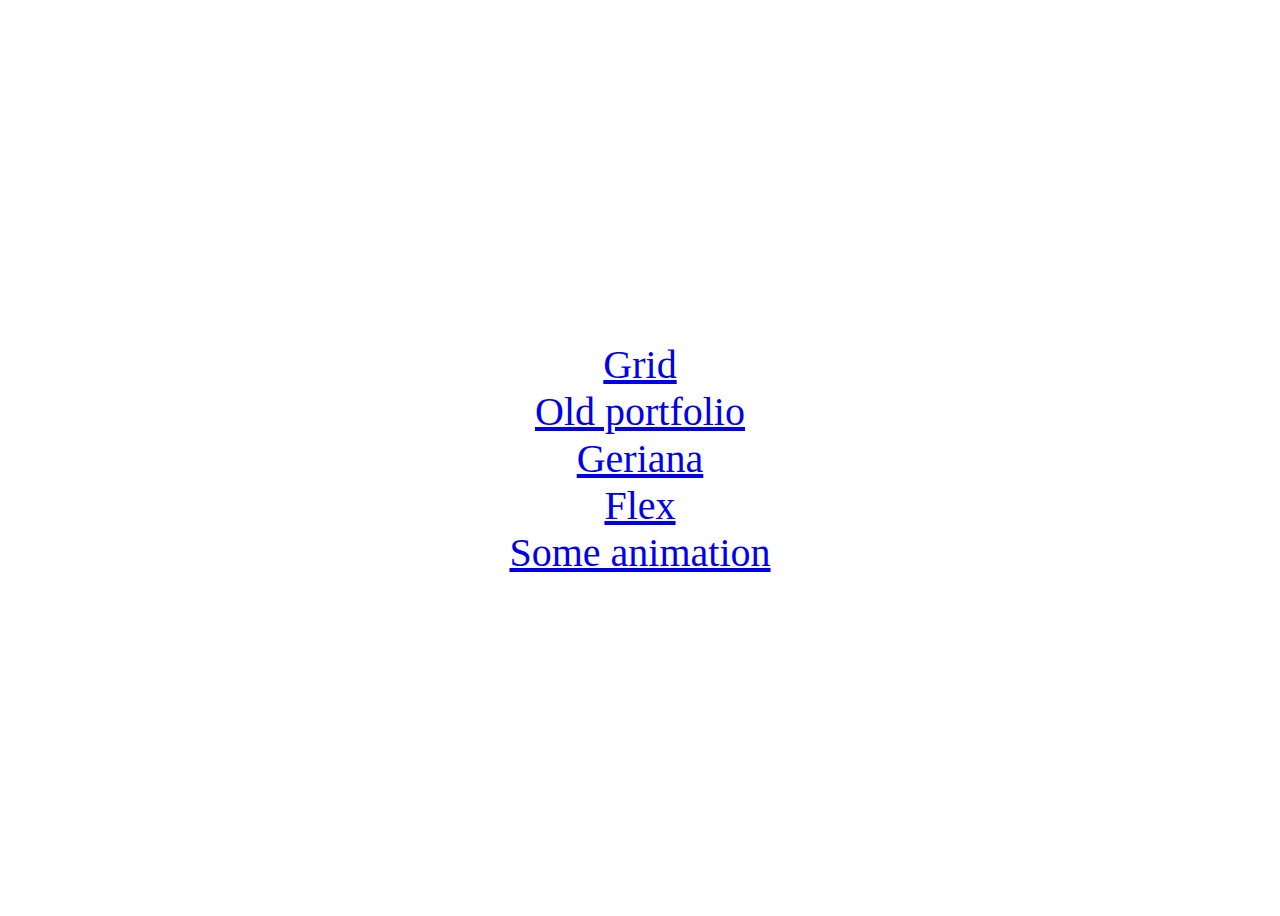
<file: index.html>
<!DOCTYPE html>
<html lang="en">
  <head>
    <meta charset="UTF-8" />
    <meta name="viewport" content="width=device-width, initial-scale=1.0" />
    <meta http-equiv="X-UA-Compatible" content="ie=edge" />
    <title>Nav</title>

    <style>
      body {
        display: flex;
        height: 100vh;
        flex-direction: column;
        justify-content: center;
        align-items: center;
      }

      a {
        font-size: 40px;
      }
    </style>
  </head>
  <body>
    <a href="./grid/">Grid</a>
    <a href="./old-portfolio/">Old portfolio</a>
    <a href="./Geriana/">Geriana</a>
    <a href="./Flex/">Flex</a>
    <a href="./animation/">Some animation</a>
  </body>
</html>
</file>
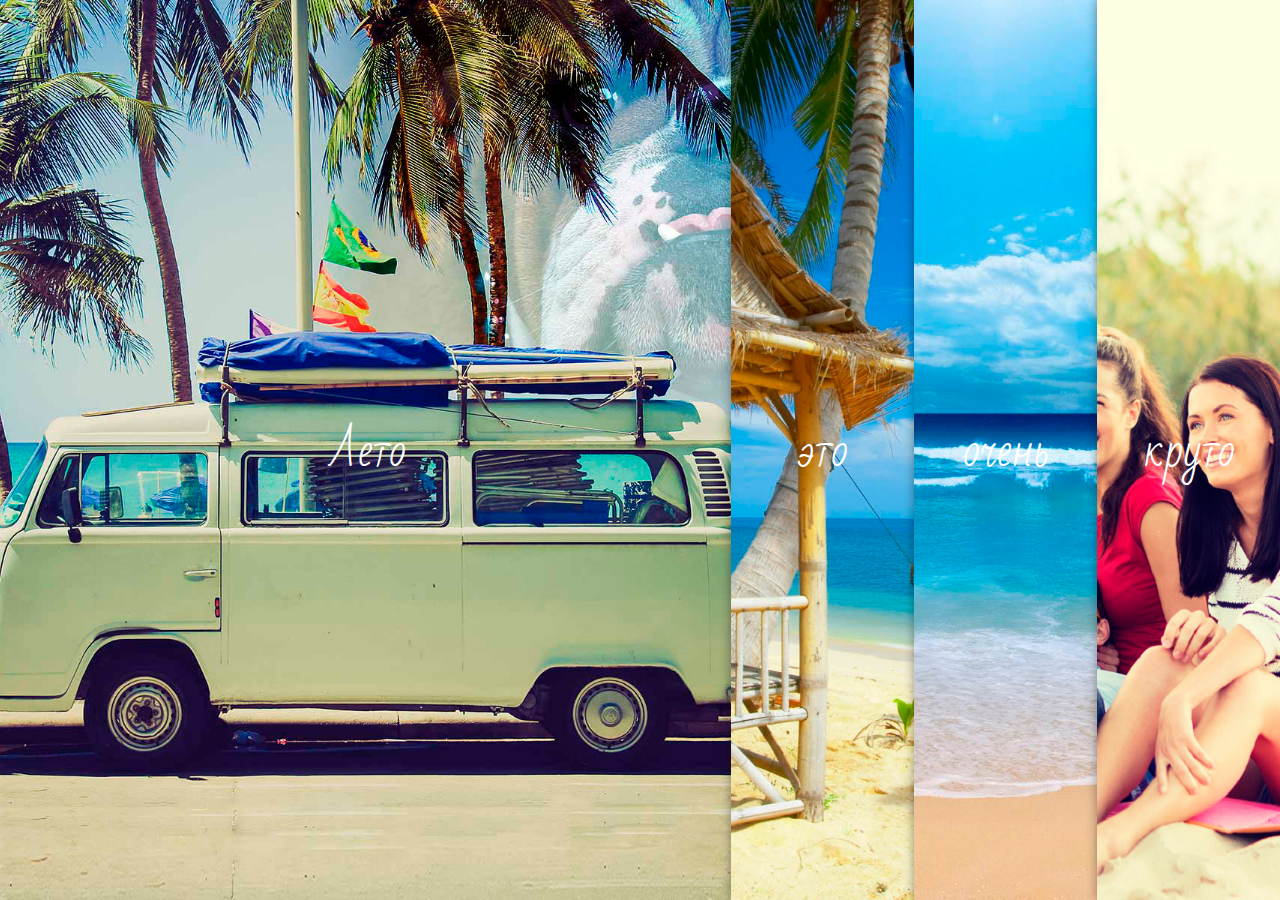
<file: Flex/index.html>
<!DOCTYPE html>
<html lang="en">
  <head>
    <meta charset="utf-8">
    <meta http-equiv="X-UA-Compatible" content="IE=edge">
    <meta name="viewport" content="width=device-width, initial-scale=1">
    <!-- The above 3 meta tags *must* come first in the head; any other head content must come *after* these tags -->
    <title>Flex</title>
		<link href="https://fonts.googleapis.com/css?family=Bad+Script&amp;subset=cyrillic" rel="stylesheet">
    <!-- Bootstrap -->
		<link rel="stylesheet" href="css/style.css">

    <!-- HTML5 shim and Respond.js for IE8 support of HTML5 elements and media queries -->
    <!-- WARNING: Respond.js doesn't work if you view the page via file:// -->
    <!--[if lt IE 9]>
      <script src="https://oss.maxcdn.com/html5shiv/3.7.3/html5shiv.min.js"></script>
      <script src="https://oss.maxcdn.com/respond/1.4.2/respond.min.js"></script>
    <![endif]-->
  </head>
  <body>
    
		<div class="box">
			<div class="item item-1 "><span>Лето</span></div>
			<div class="item item-2 "><span>это</span></div>
			<div class="item item-3 "><span>очень</span></div>
			<div class="item item-4 "><span>круто</span></div>
		</div>

  </body>
</html>
</file>
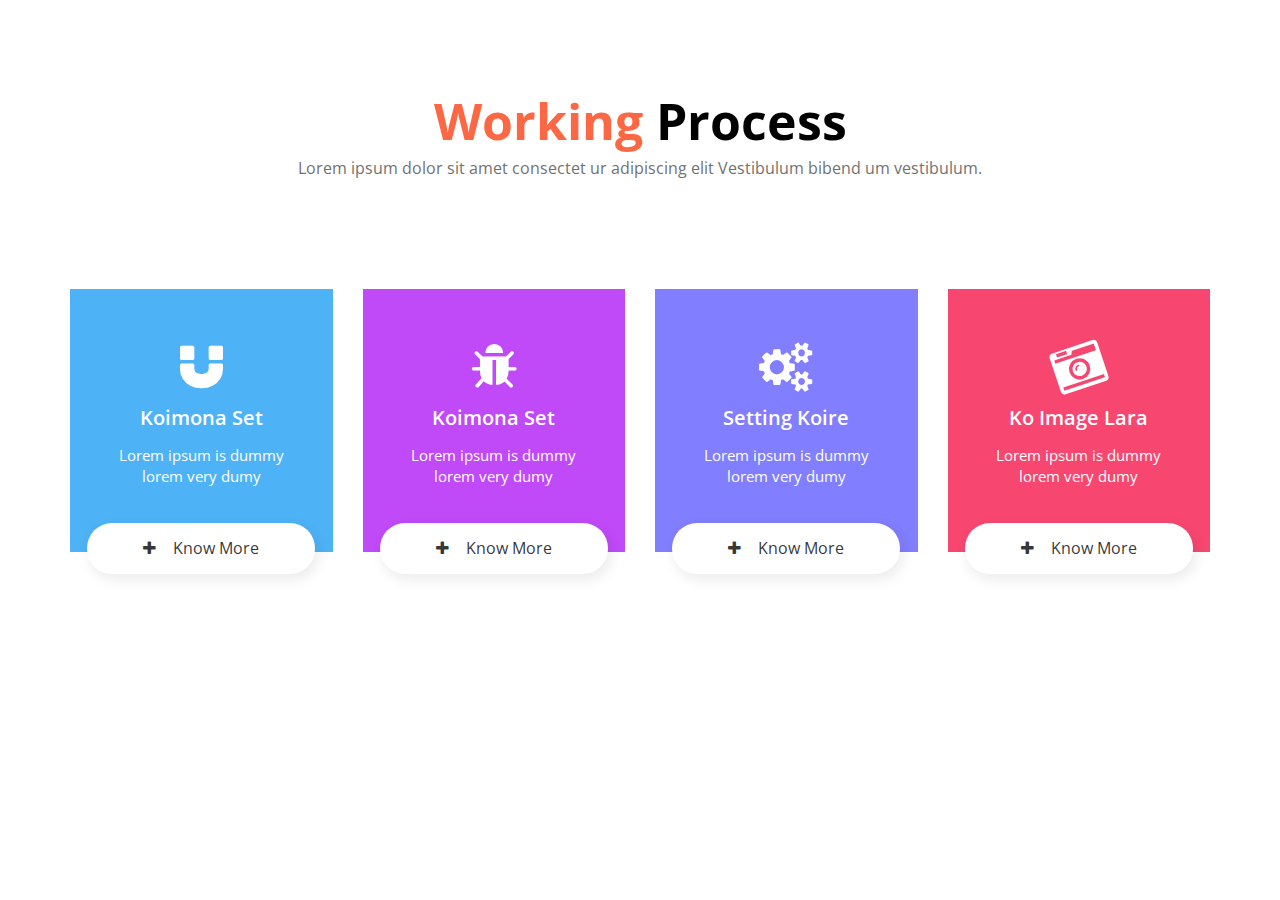
<file: Fonts_lesson/index.html>
<!DOCTYPE html>
<html lang="en">
  <head>
    <meta charset="utf-8">
    <meta http-equiv="X-UA-Compatible" content="IE=edge">
    <meta name="viewport" content="width=device-width, initial-scale=1">
    <!-- The above 3 meta tags *must* come first in the head; any other head content must come *after* these tags -->
    <title>Working Progcess</title>
    <!-- Fonts -->
    <link rel="stylesheet" href="css/font-awesome.min.css">
    <link href="https://fonts.googleapis.com/css?family=Open+Sans:400,600" rel="stylesheet">
    <!-- Bootstrap -->
    <link href="css/bootstrap.min.css" rel="stylesheet">
		<!-- Style -->
		<link rel="stylesheet" href="css/style.css">
    <!-- HTML5 shim and Respond.js for IE8 support of HTML5 elements and media queries -->
    <!-- WARNING: Respond.js doesn't work if you view the page via file:// -->
    <!--[if lt IE 9]>
      <script src="https://oss.maxcdn.com/html5shiv/3.7.3/html5shiv.min.js"></script>
      <script src="https://oss.maxcdn.com/respond/1.4.2/respond.min.js"></script>
    <![endif]-->
  </head>
  <body>
    
		<section class="process">
			<div class="container">
				<div class="process__title">
					<div class="row">
						<div class="col-md-12">
							<div class="process__title-wrapper">
								<h1>Working <span>Process</span></h1>
								<p>Lorem ipsum dolor sit amet consectet ur adipiscing elit Vestibulum bibend um vestibulum.</p>
							</div>
						</div>
					</div>
				</div>
				<div class="process__content">
					<div class="row">
						<div class="col-md-3">
							<div class="process_content-wrapper first">
								<i class="fa fa-magnet"></i>
								<h4>Koimona Set</h4>
								<p>Lorem ipsum is dummy lorem very dumy</p>
								<div class="btn">
									<a href="#"><i class="fa fa-plus"></i>Know More</a>
								</div>
							</div>
						</div>
						<div class="col-md-3">
							<div class="process_content-wrapper second">
								<i class="fa fa-bug"></i>
								<h4>Koimona Set</h4>
								<p>Lorem ipsum is dummy lorem very dumy</p>
								<div class="btn">
									<a href="#"><i class="fa fa-plus"></i>Know More</a>
								</div>
							</div>
						</div>
						<div class="col-md-3">
							<div class="process_content-wrapper third">
								<i class="fa fa-cogs"></i>
								<h4>Setting Koire</h4>
								<p>Lorem ipsum is dummy lorem very dumy</p>
								<div class="btn">
									<a href="#"><i class="fa fa-plus"></i>Know More</a>
								</div>
							</div>
						</div>
						<div class="col-md-3">
							<div class="process_content-wrapper fours">
								<i class="fa fa-camera-retro"></i>
								<h4>Ko Image Lara</h4>
								<p>Lorem ipsum is dummy lorem very dumy</p>
								<div class="btn">
									<a href="#"><i class="fa fa-plus"></i>Know More</a>
								</div>
							</div>
						</div>
					</div>
				</div>
			</div>
		</section>

  </body>
</html>
</file>
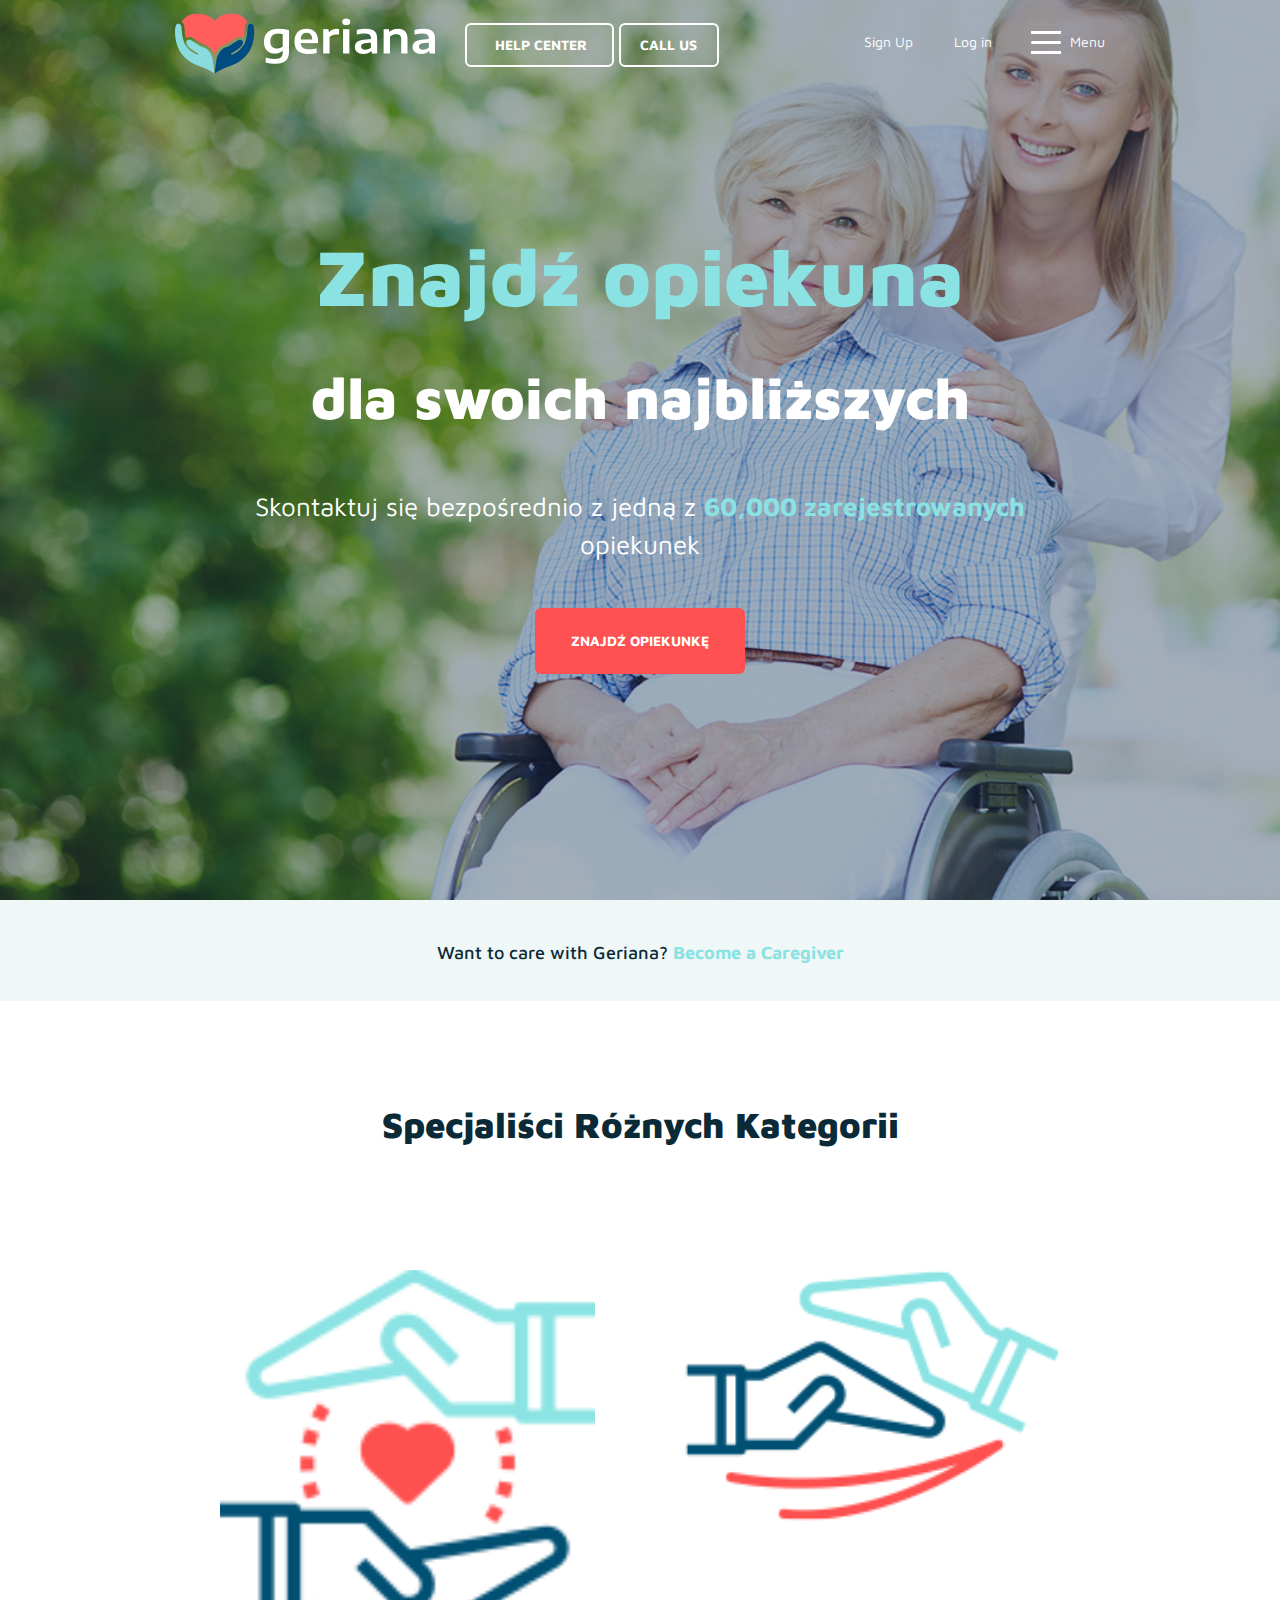
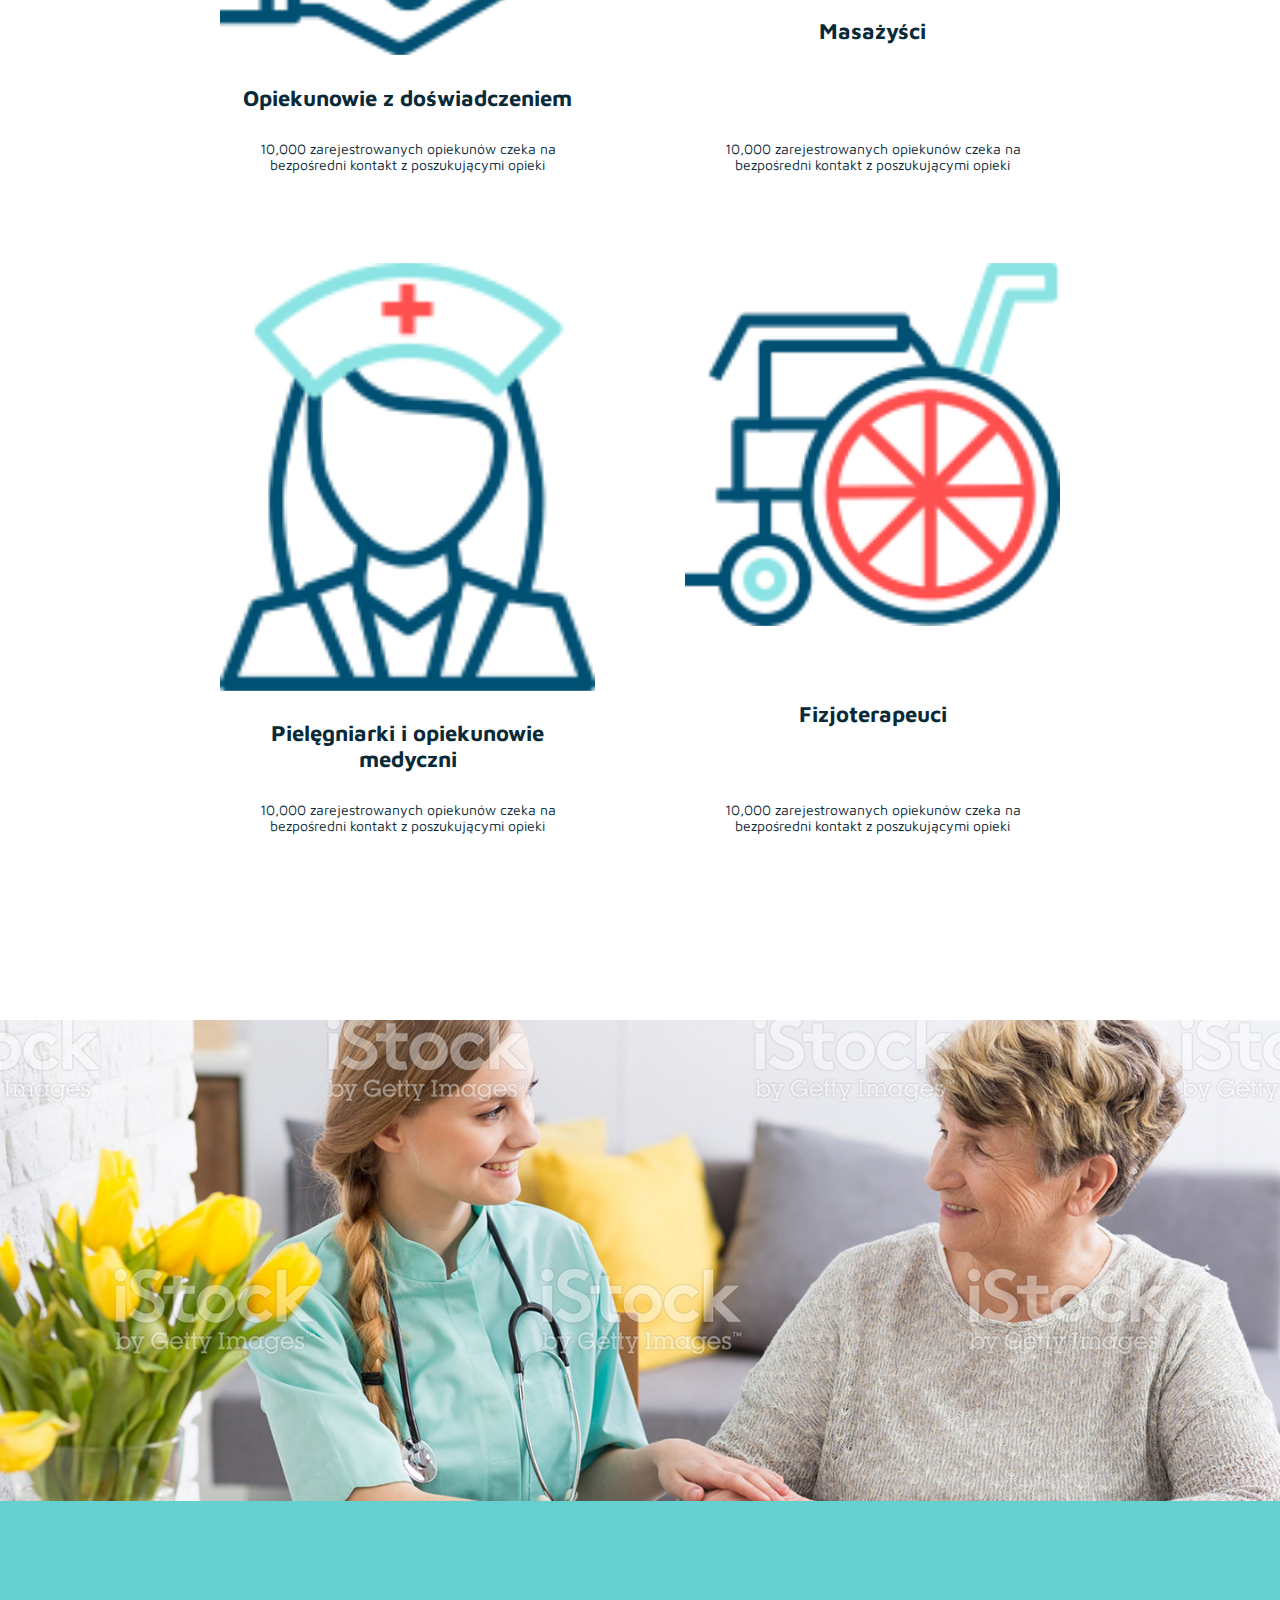
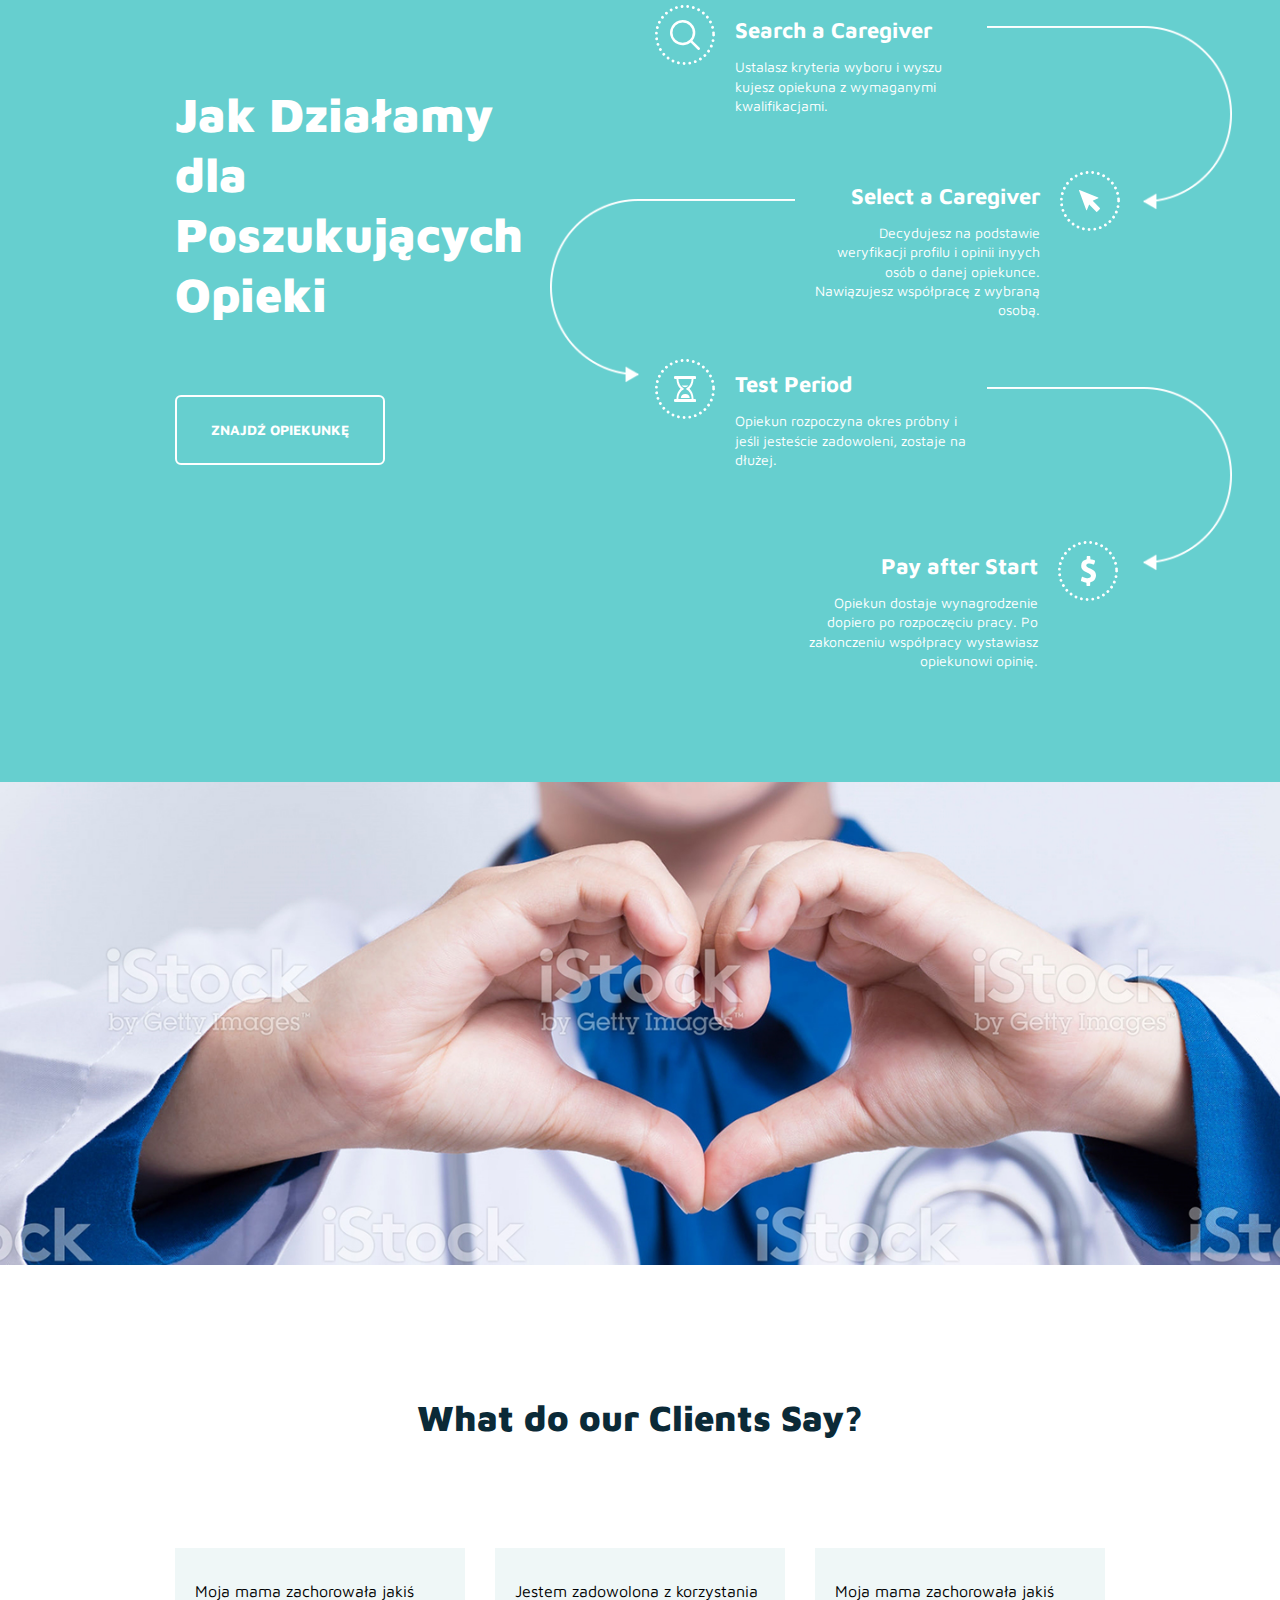
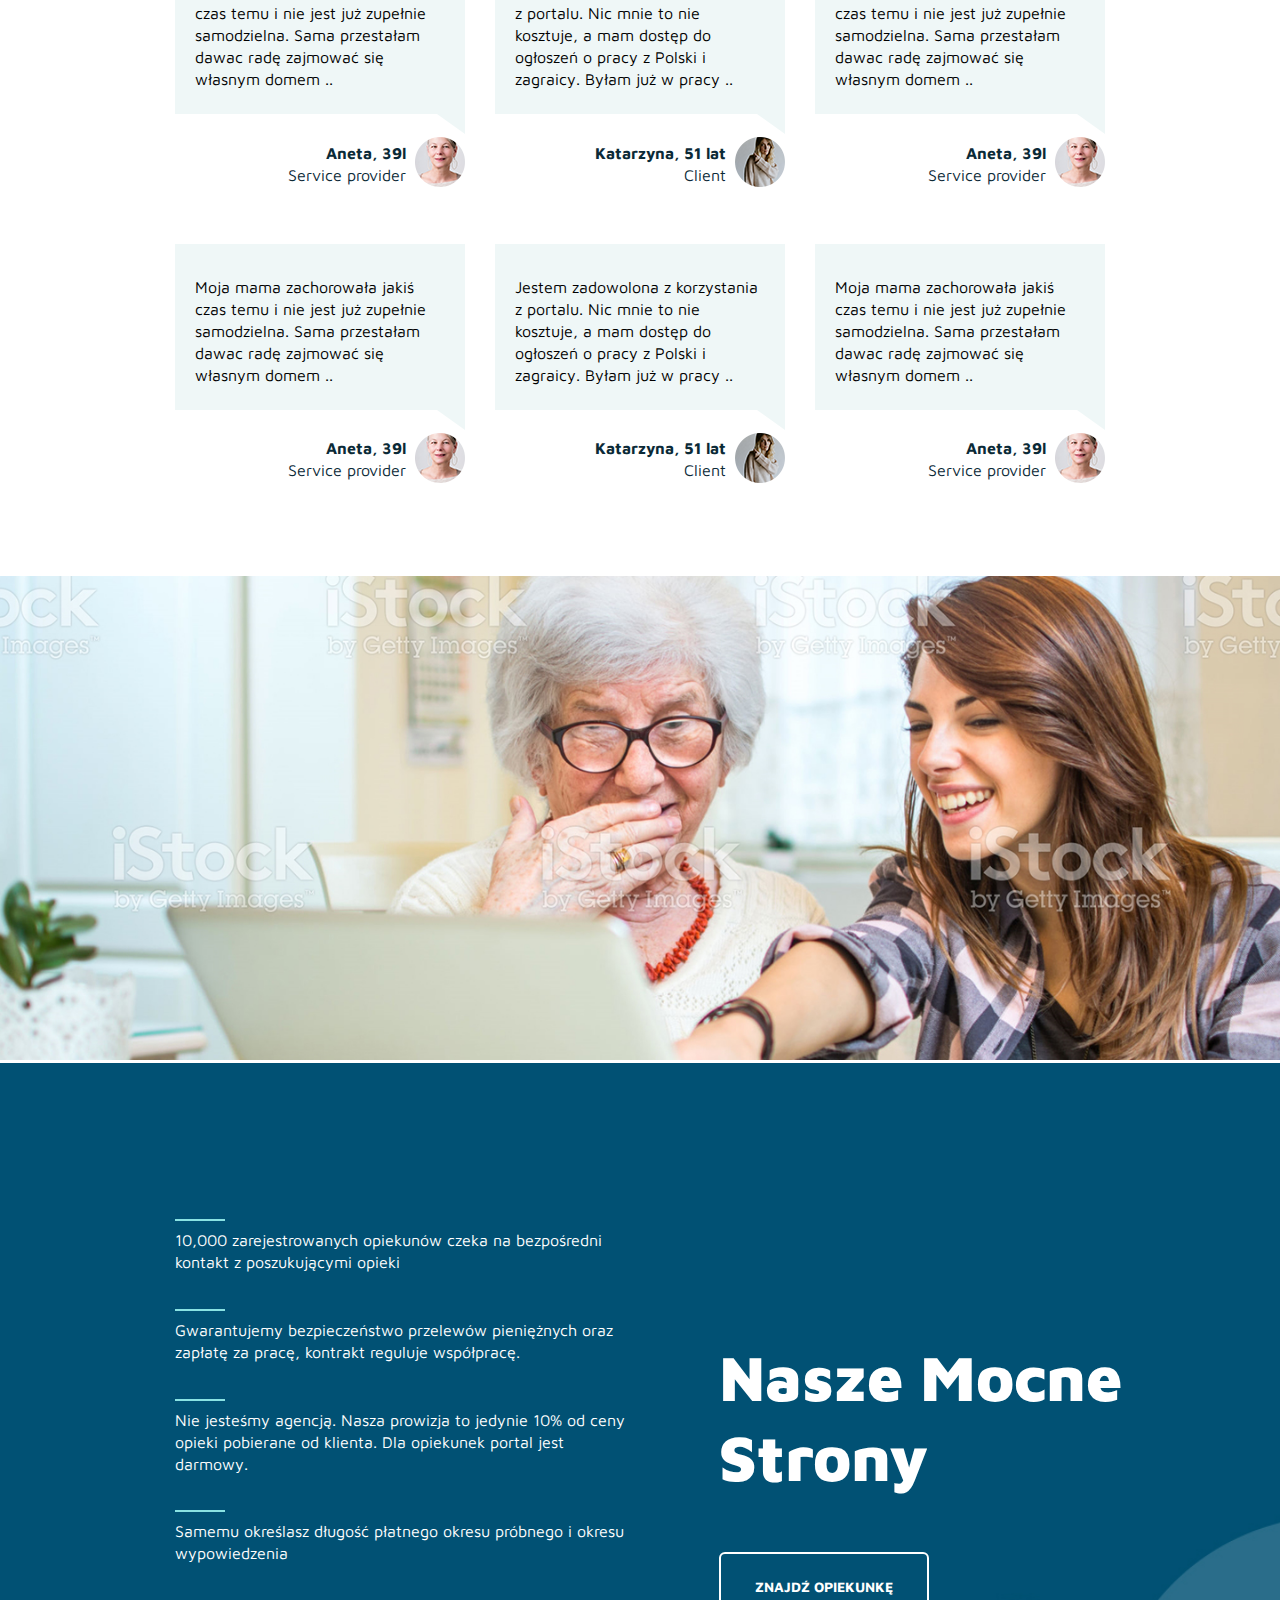
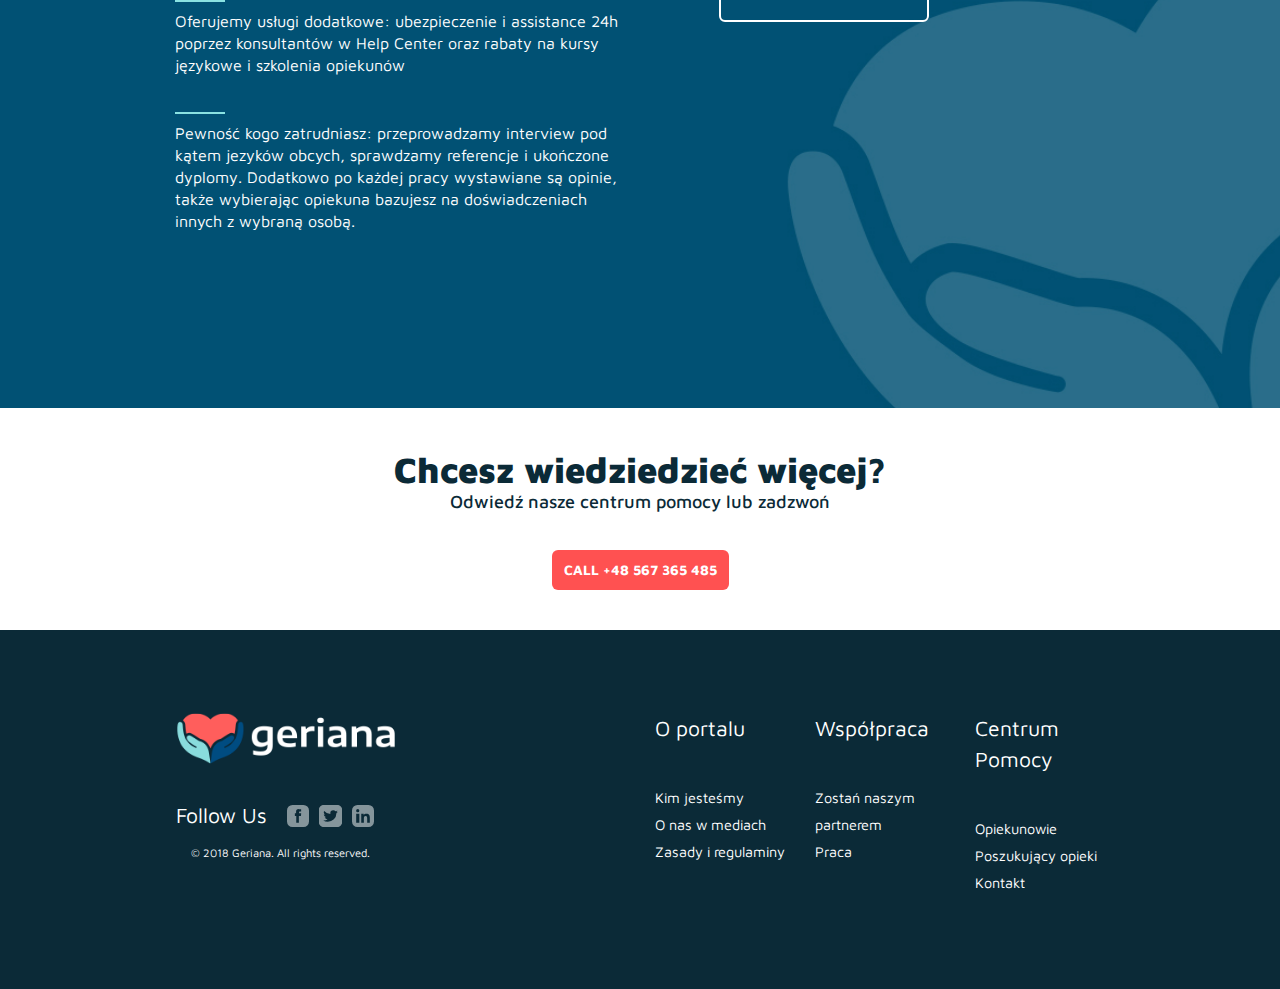
<file: Geriana/index.html>
<!doctype html>
<html lang="en">
<head>
    <meta charset="UTF-8">
    <meta name="viewport" content="width=device-width, initial-scale=1, shrink-to-fit=no">
    <meta http-equiv="X-UA-Compatible" content="ie=edge">
    <title>Geriana</title>
    <link rel="stylesheet" href="https://use.fontawesome.com/releases/v5.3.1/css/all.css" integrity="sha384-mzrmE5qonljUremFsqc01SB46JvROS7bZs3IO2EmfFsd15uHvIt+Y8vEf7N7fWAU" crossorigin="anonymous">
    <link href="https://fonts.googleapis.com/css?family=Maven+Pro:400,500,700,900" rel="stylesheet">
    <link rel="stylesheet" href="css/normalize.css">
    <link rel="stylesheet" href="css/bootstrap-grid.css">
    <link rel="stylesheet" href="css/main.css">
</head>
<body>

    <header class="header">
    <div class="container">
        <div class="row">
            <div class="col-6">
                <div class="header-help">
                    <div class="logo">
                        <object data="img/svg/logo-3.svg" type="image/svg+xml"></object>
                        <object data="img/svg/logo-3Blue.svg" type="image/svg+xml"></object>
                    </div>
                    <div class="header-help__help-buttons">
                        <button class="header-help__btn-help btn-default hidden">
                            <i class="fas fa-question-circle"></i>
                            <span>Help Center</span>
                        </button>
                        <button class="header-help__btn-call btn-default">
                            <span>Call us</span>
                        </button>
                    </div>
                </div>
            </div>
            <div class="col-3 offset-3">
                <div class="login">
                    <ul class="login__block">
                        <li>Sign Up</li>
                        <li>Log in</li>
                    </ul>
                    <nav class="menu">
                        <div class="menu__gamburger">
                            <span></span>
                        </div>
                        <span>Menu</span>
                    </nav>
                </div>
            </div>
        </div>
    </div>
</header>
    <section class="hero">
        <div class="hero-text">
            <div class="container">
                <h1>Znajdź  opiekuna</h1>
                <h2>dla swoich najbliższych</h2>
                <h4>Skontaktuj się bezpośrednio z jedną z <b>60,000 zarejestrowanych</b><br>
                    opiekunek</h4>
                <button class="btn-default btn-red btn-big">ZNAJDŹ OPIEKUNKĘ</button>
            </div>
        </div>
    </section>
    <section class="categories">
        <h5 class="caregiven">
            Want to care with Geriana? <b>Become a Caregiver</b>
        </h5>
        <div class="categories-specialist">
            <div class="container">
                <h3 class="categories-specialist__title">
                    Specjaliści Różnych Kategorii
                </h3>
                <div class="specialist-list">
                    <article class="specialist-list__item">
                        <object class="specialist-list__image" data="img/svg/1.svg" type="image/svg+xml"></object>
                        <h4>Opiekunowie z doświadczeniem</h4>
                        <p>10,000 zarejestrowanych opiekunów czeka na bezpośredni kontakt z poszukującymi opieki</p>
                    </article>
                    <article class="specialist-list__item second">
                        <object class="specialist-list__image" data="img/svg/2.svg" type="image/svg+xml"></object>
                        <h4>Masażyści</h4>
                        <p>10,000 zarejestrowanych opiekunów czeka na bezpośredni kontakt z poszukującymi opieki</p>
                    </article>
                    <article class="specialist-list__item">
                        <object class="specialist-list__image" data="img/svg/nurses.svg" type="image/svg+xml"></object>
                        <h4>Pielęgniarki i opiekunowie medyczni</h4>
                        <p>10,000 zarejestrowanych opiekunów czeka na bezpośredni kontakt z poszukującymi opieki</p>
                    </article>
                    <article class="specialist-list__item four">
                        <object class="specialist-list__image" data="img/svg/therapy.svg" type="image/svg+xml"></object>
                        <h4>Fizjoterapeuci</h4>
                        <p>10,000 zarejestrowanych opiekunów czeka na bezpośredni kontakt z poszukującymi opieki</p>
                    </article>
                </div>
            </div>
        </div>
    </section>
    <section class="how-working">
        <img src="img/section3.jpg" width="100%" alt="how we working">
        <div class="container">
            <div class="row">
                <div class="col-lg-6 col-sm-12">
                    <div class="working-title">
                        <h2>Jak Działamy <br> dla <br> Poszukujących Opieki</h2>
                        <button class="btn-big btn-default">ZNAJDŹ OPIEKUNKĘ</button>
                    </div>
                </div>
                <div class="col-lg-6 col-sm-12">
                    <div class="working-list">
                        <div class="working-list__item">
                            <div class="icon search-icon"></div>
                            <div class="list-content list-content_first">
                                <p class="list-content__title">Search a Caregiver</p>
                                <p class="list-content__text">Ustalasz kryteria wyboru i wyszukujesz opiekuna z wymaganymi kwalifikacjami.</p>
                            </div>
                        </div>
                        <div class="working-list__item">
                            <div class="list-content list-content_second">
                                <p class="list-content__title">Select a Caregiver</p>
                                <p class="list-content__text">Decydujesz na podstawie weryfikacji profilu i opinii inyych osób o danej opiekunce. Nawiązujesz współpracę z wybraną osobą.</p>
                            </div>
                            <div class="icon arrow-icon"></div>
                        </div>
                        <div class="working-list__item">
                            <div class="icon hourglass-icon"></div>
                            <div class="list-content list-content_third">
                                <p class="list-content__title">Test Period</p>
                                <p class="list-content__text">Opiekun rozpoczyna okres próbny i jeśli jesteście zadowoleni, zostaje na dłużej.</p>
                            </div>
                        </div>
                        <div class="working-list__item">
                            <div class="list-content list-content_four">
                                <p class="list-content__title">Pay after Start</p>
                                <p class="list-content__text">Opiekun dostaje wynagrodzenie dopiero po rozpoczęciu pracy. Po zakonczeniu współpracy wystawiasz opiekunowi opinię.</p>
                            </div>
                            <div class="icon dollar-icon"></div>
                        </div>
                    </div>
                </div>
            </div>
        </div>
    </section>
    <section class="our-clients">
        <img src="img/section5.jpg" width="100%" alt="Our clients say">
        <h3 class="our-clients__title">What do our Clients Say?</h3>
        <section class="clients-comments">
            <div class="container">
                <div class="row">
                    <div class="col-lg-4 col-md-6 col-sm-12">
                        <article class="client-say">
                            <div class="client-say__text">
                                <p>Moja mama zachorowała jakiś czas temu i nie jest już zupełnie samodzielna. Sama przestałam dawac radę zajmować się własnym domem ..</p>
                            </div>
                            <div class="client-info">
                                <div class="client-info__text">
                                    <p>Aneta, 39l </p>
                                    <p>Service provider</p>
                                </div>
                                <img src="img/person1.png" alt="Aneta" class="client-info__img">
                            </div>
                        </article>
                    </div>
                    <div class="col-lg-4 col-md-6 col-sm-12">
                        <article class="client-say">
                            <div class="client-say__text">
                                <p>Jestem zadowolona z korzystania z portalu. Nic mnie to nie kosztuje, a mam dostęp do ogłoszeń o pracy z Polski i zagraicy. Byłam już w pracy ..</p>
                            </div>
                            <div class="client-info">
                                <div class="client-info__text">
                                    <p>Katarzyna, 51 lat</p>
                                    <p>Client</p>
                                </div>
                                <img src="img/person2.png" alt="Aneta" class="client-info__img">
                            </div>
                        </article>
                    </div>
                    <div class="col-lg-4 col-md-6 col-sm-12">
                        <article class="client-say">
                            <div class="client-say__text">
                                <p>Moja mama zachorowała jakiś czas temu i nie jest już zupełnie samodzielna. Sama przestałam dawac radę zajmować się własnym domem ..</p>
                            </div>
                            <div class="client-info">
                                <div class="client-info__text">
                                    <p>Aneta, 39l </p>
                                    <p>Service provider</p>
                                </div>
                                <img src="img/person1.png" alt="Aneta" class="client-info__img">
                            </div>
                        </article>
                    </div>
                    <div class="w-100 client-space"></div>
                    <div class="col-lg-4 col-md-6 col-sm-12">
                        <article class="client-say">
                            <div class="client-say__text">
                                <p>Moja mama zachorowała jakiś czas temu i nie jest już zupełnie samodzielna. Sama przestałam dawac radę zajmować się własnym domem ..</p>
                            </div>
                            <div class="client-info">
                                <div class="client-info__text">
                                    <p>Aneta, 39l </p>
                                    <p>Service provider</p>
                                </div>
                                <img src="img/person1.png" alt="Aneta" class="client-info__img">
                            </div>
                        </article>
                    </div>
                    <div class="col-lg-4 col-md-6 col-sm-12">
                        <article class="client-say">
                            <div class="client-say__text">
                                <p>Jestem zadowolona z korzystania z portalu. Nic mnie to nie kosztuje, a mam dostęp do ogłoszeń o pracy z Polski i zagraicy. Byłam już w pracy ..</p>
                            </div>
                            <div class="client-info">
                                <div class="client-info__text">
                                    <p>Katarzyna, 51 lat</p>
                                    <p>Client</p>
                                </div>
                                <img src="img/person2.png" alt="Aneta" class="client-info__img">
                            </div>
                        </article>
                    </div>
                    <div class="col-lg-4 col-md-6 col-sm-12">
                        <article class="client-say">
                            <div class="client-say__text">
                                <p>Moja mama zachorowała jakiś czas temu i nie jest już zupełnie samodzielna. Sama przestałam dawac radę zajmować się własnym domem ..</p>
                            </div>
                            <div class="client-info">
                                <div class="client-info__text">
                                    <p>Aneta, 39l </p>
                                    <p>Service provider</p>
                                </div>
                                <img src="img/person1.png" alt="Aneta" class="client-info__img">
                            </div>
                        </article>
                    </div>
                </div>
            </div>
        </section>
        <img src="img/section7.jpg" width="100%" alt="Our clients say">
    </section>
    <section class="strong-pages">
        <div class="container">
            <div class="row">
                <div class="col-md-6 col-sm-12">
                    <div class="strong-list">
                        <ul>
                            <li>10,000 zarejestrowanych opiekunów czeka na bezpośredni kontakt  z poszukującymi opieki</li>
                            <li>Gwarantujemy bezpieczeństwo przelewów pieniężnych oraz zapłatę za pracę, kontrakt reguluje współpracę.</li>
                            <li>Nie jesteśmy agencją. Nasza prowizja to jedynie 10% od ceny opieki pobierane od klienta. Dla opiekunek portal jest darmowy.</li>
                            <li>Samemu określasz długość płatnego okresu próbnego i okresu wypowiedzenia</li>
                            <li>Oferujemy usługi dodatkowe: ubezpieczenie i assistance 24h poprzez konsultantów w Help Center oraz rabaty na kursy językowe i szkolenia opiekunów</li>
                            <li>Pewność kogo zatrudniasz: przeprowadzamy interview pod kątem jezyków obcych, sprawdzamy referencje i ukończone dyplomy. Dodatkowo po każdej pracy wystawiane są opinie, także wybierając opiekuna bazujesz na doświadczeniach innych z wybraną osobą.</li>
                        </ul>
                    </div>
                </div>
                <div class="col-md-6 col-sm-12 order-md-last order-first ">
                    <div class="strong-pages__title">
                        <h2>Nasze Mocne Strony</h2>
                        <button class="btn-big btn-default strong-pages__btn">ZNAJDŹ OPIEKUNKĘ</button>
                    </div>
                </div>
            </div>
        </div>
    </section>
    <section class="know-more">
        <div class="container">
            <h3 class="know-more__title">Chcesz wiedziedzieć więcej?</h3>
            <p class="know-more__text">Odwiedź nasze centrum pomocy lub zadzwoń</p>
            <button class="btn-default btn-red know-more__btn">Call +48 567 365 485</button>
        </div>
    </section>
    <footer class="footer-info">
        <div class="container">
            <div class="row">
                <div class="col-lg-3 col-sm-12 order-lg-first order-last">
                    <div class="logo logo_small">
                        <object data="img/svg/logo-3.svg" type="image/svg+xml"></object>
                    </div>
                    <div class="follow-us">
                        <h4 class="follow-us__text">Follow Us</h4>
                        <div class="follow-us__social-wrapper">
                            <a href="#" class="icon-social facebook"></a>
                            <a href="#" class="icon-social twiiter"></a>
                            <a href="#" class="icon-social linkidin"></a>
                        </div>
                        <p class="follow-us__rights">© 2018 Geriana. All rights reserved.</p>
                    </div>
                </div>
                <div class="offset-lg-3"></div>
                <div class="col-lg-2 col-4">
                    <div class="footer-list">
                        <h4 class="footer-list__title">O portalu</h4>
                        <ul>
                            <li><a href="#">Kim jesteśmy</a></li>
                            <li><a href="#">O nas w mediach</a></li>
                            <li><a href="#">Zasady i regulaminy</a></li>
                        </ul>
                    </div>
                </div>
                <div class="col-lg-2 col-4">
                    <div class="footer-list">
                        <h4 class="footer-list__title">Współpraca</h4>
                        <ul>
                            <li><a href="#">Zostań naszym partnerem</a></li>
                            <li><a href="#">Praca</a></li>
                        </ul>
                    </div>
                </div>
                <div class="col-lg-2 col-4">
                    <div class="footer-list">
                        <h4 class="footer-list__title">Centrum Pomocy</h4>
                        <ul>
                            <li><a href="#">Opiekunowie</a></li>
                            <li><a href="#">Poszukujący opieki</a></li>
                            <li><a href="#">Kontakt</a></li>
                        </ul>
                    </div>
                </div>
            </div>
        </div>
    </footer>

    <script>
        window.onload = (e) => {

            const header = document.getElementsByTagName('header')[0];
            const headerHeight = header.getBoundingClientRect().height;

            document.addEventListener('scroll', (e) => {

                const pageY = window.pageYOffset;
                console.log(pageY);
                if (pageY > headerHeight) {
                    header.style.position = 'fixed';
                    header.classList.add('header-scroll');
                } else {
                    header.style.position = 'absolute';
                    header.classList.remove('header-scroll');
                }

            });

        };



    </script>

</body>
</html>
</file>
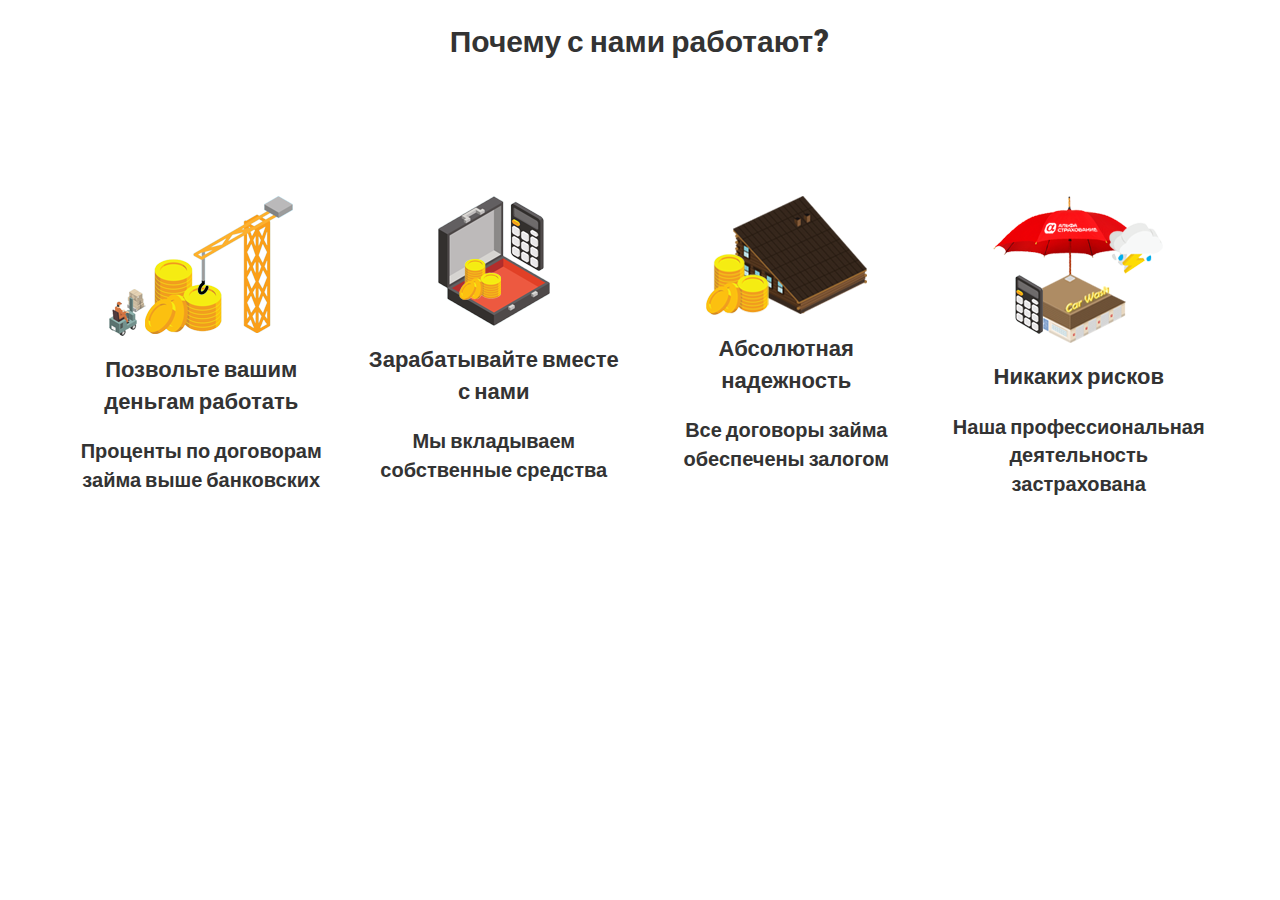
<file: lesson_6/index.html>
<!DOCTYPE html>
<html lang="en">
  <head>
    <meta charset="utf-8">
    <meta http-equiv="X-UA-Compatible" content="IE=edge">
    <meta name="viewport" content="width=device-width, initial-scale=1">
    <title>Lesson_6</title>

    <!-- Bootstrap -->
    <link href="css/bootstrap.min.css" rel="stylesheet">
    <link rel="stylesheet" href="css/style.css">
    <link href="https://fonts.googleapis.com/css?family=Arvo" rel="stylesheet">

    <!-- HTML5 shim and Respond.js for IE8 support of HTML5 elements and media queries -->
    <!-- WARNING: Respond.js doesn't work if you view the page via file:// -->
    <!--[if lt IE 9]>
      <script src="https://oss.maxcdn.com/html5shiv/3.7.3/html5shiv.min.js"></script>
      <script src="https://oss.maxcdn.com/respond/1.4.2/respond.min.js"></script>
    <![endif]-->
  </head>
  <body>
    
    <section class="header">
      <div class="container">
        <div class="row text-center">
          <div class="col-xs-12">
            <h1>Почему с нами работают?</h1>
          </div>
        </div>
        <div class="wrapper">
          <div class="row">
            <div class="col-md-3">
              <img src="img/first.png" alt="aaa">
              <h2>Позвольте вашим  деньгам работать</h2>
              <h3>Проценты по договорам займа выше банковских</h3>
            </div>
            <div class="col-md-3">
              <img src="img/second.png" alt="sss">
              <h2>Зарабатывайте вместе с нами</h2>
              <h3>Мы вкладываем собственные средства</h3>
            </div>
            <div class="col-md-3">
              <img src="img/third.png" alt="ddd">
              <h2>Абсолютная  надежность</h2>
              <h3>Все договоры займа обеспечены залогом</h3>
            </div>
            <div class="col-md-3">
              <img src="img/fourth1.png" alt="vvvv">
              <h2>Никаких  рисков</h2>
              <h3>Наша профессиональная  деятельность застрахована</h3>
            </div>
          </div>
        </div>
      </div>
    </section>

  </body>
</html>
</file>
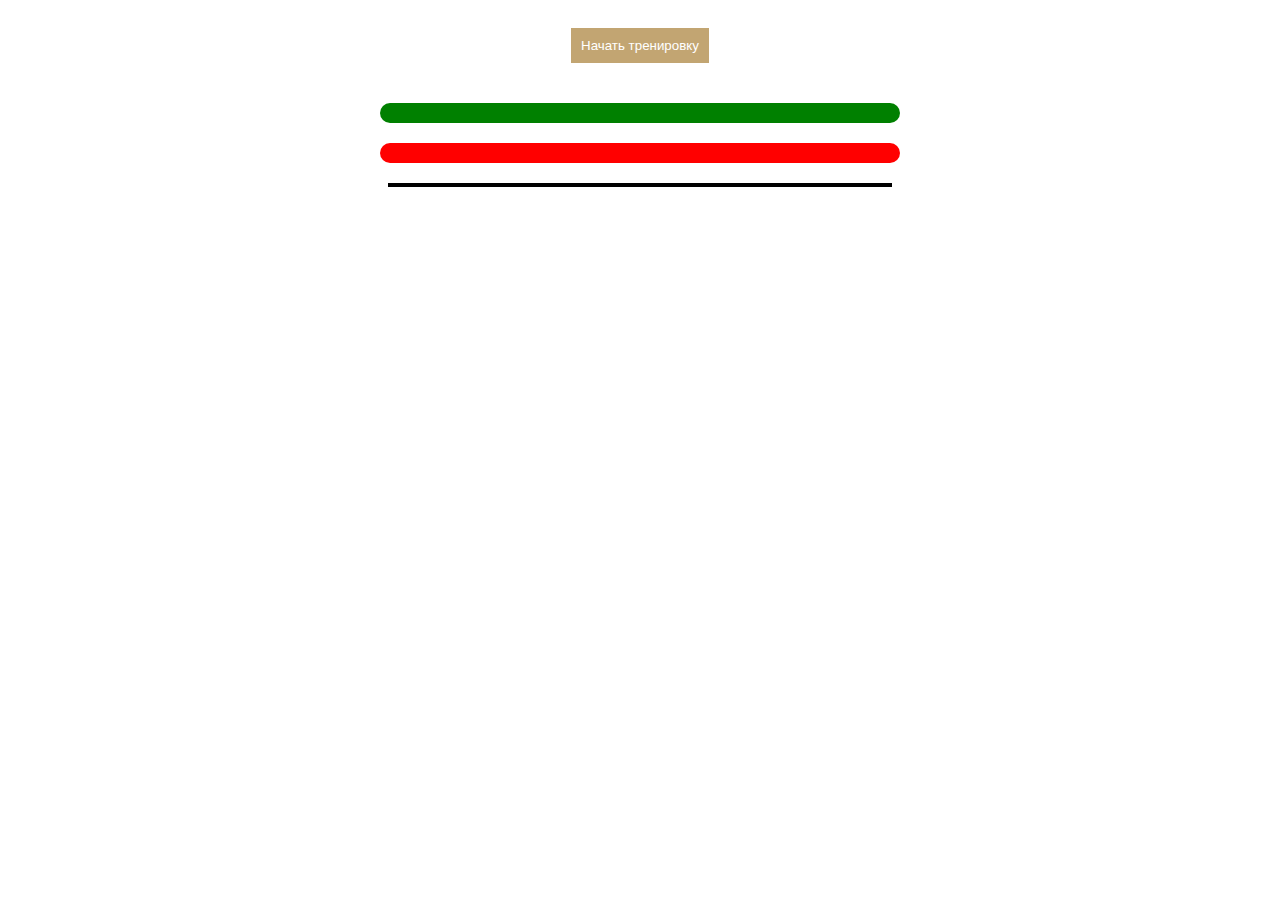
<file: Math/index.html>
<!DOCTYPE html>
<html lang="en">
<head>
	<meta charset="UTF-8">
	<title>Тренажер</title>
	<link rel="stylesheet" href="style.css">
	<script src='script.js'></script>
</head>
<body>
	<input class="btnTran" type="button" value="Начать тренировку" >
	<div class="good"></div>
	<div class="bad"></div>
	<div class="result"></div>

</body>
</html>
</file>
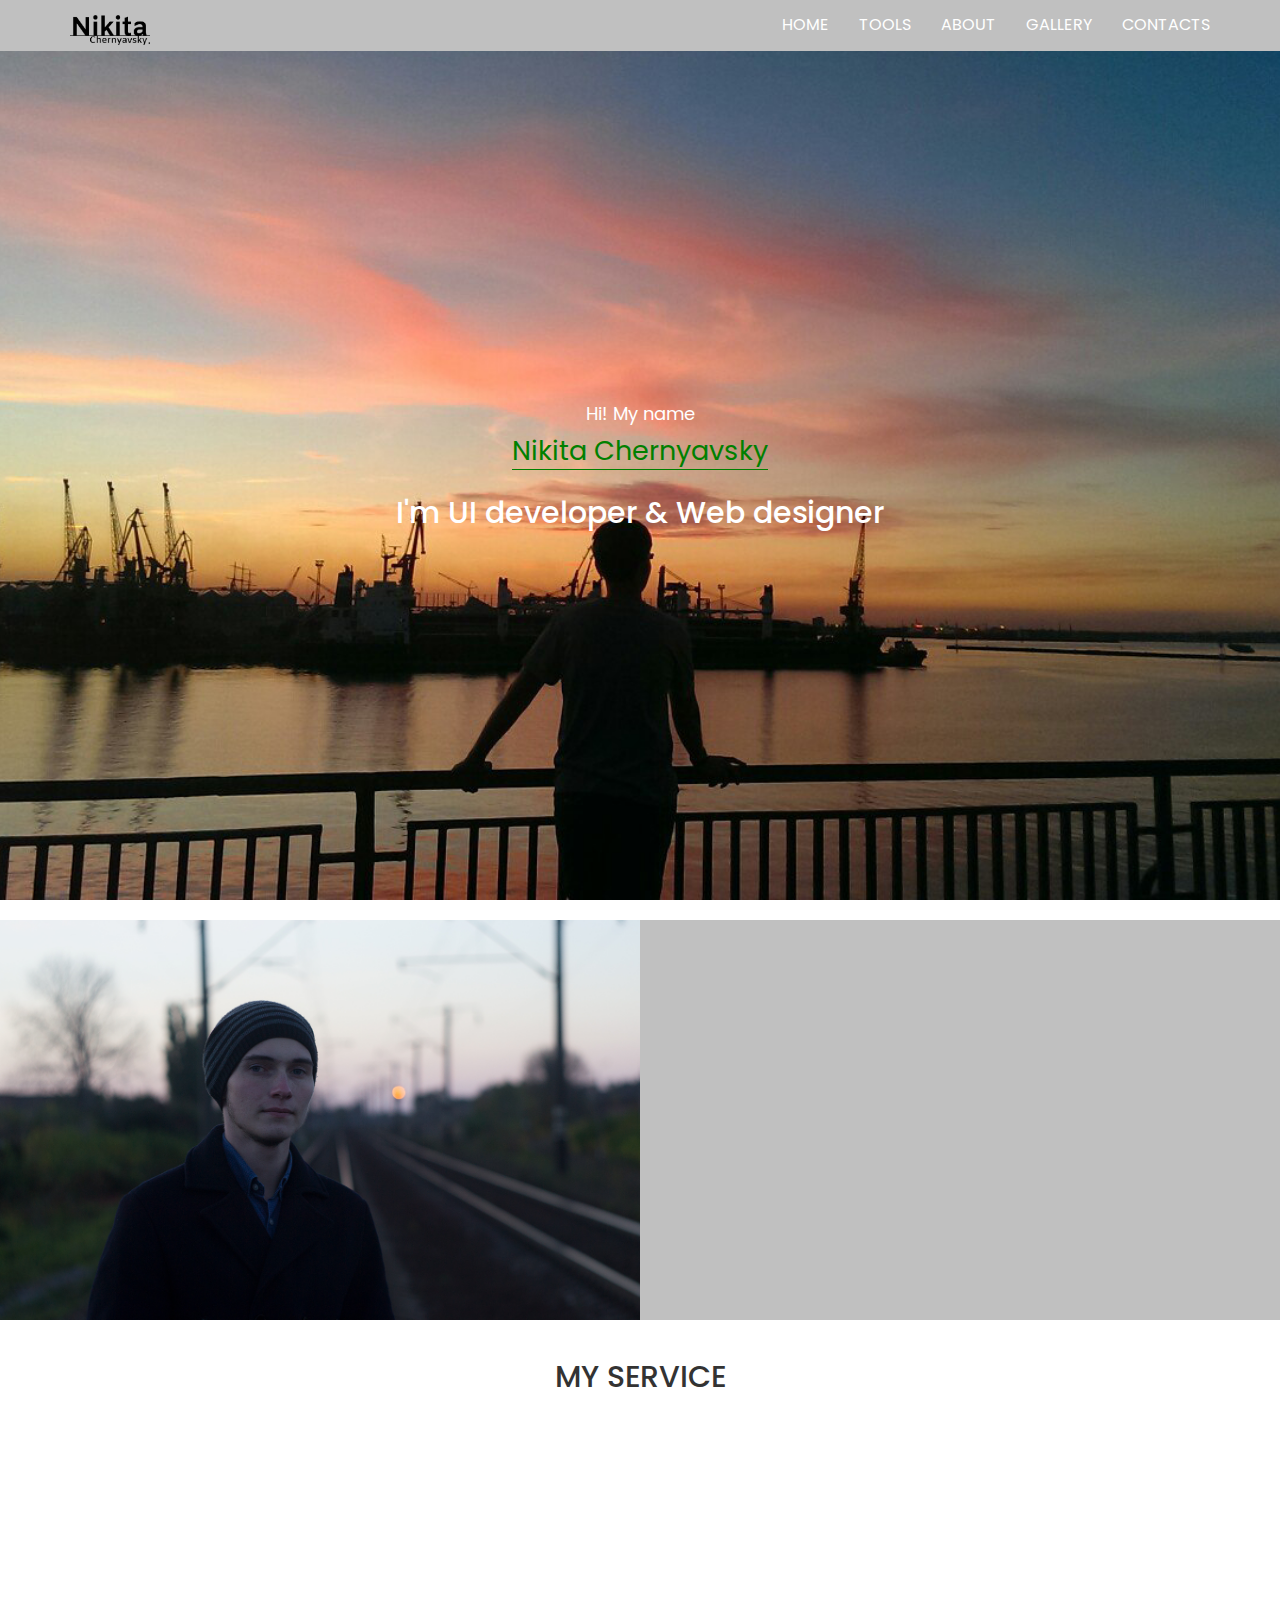
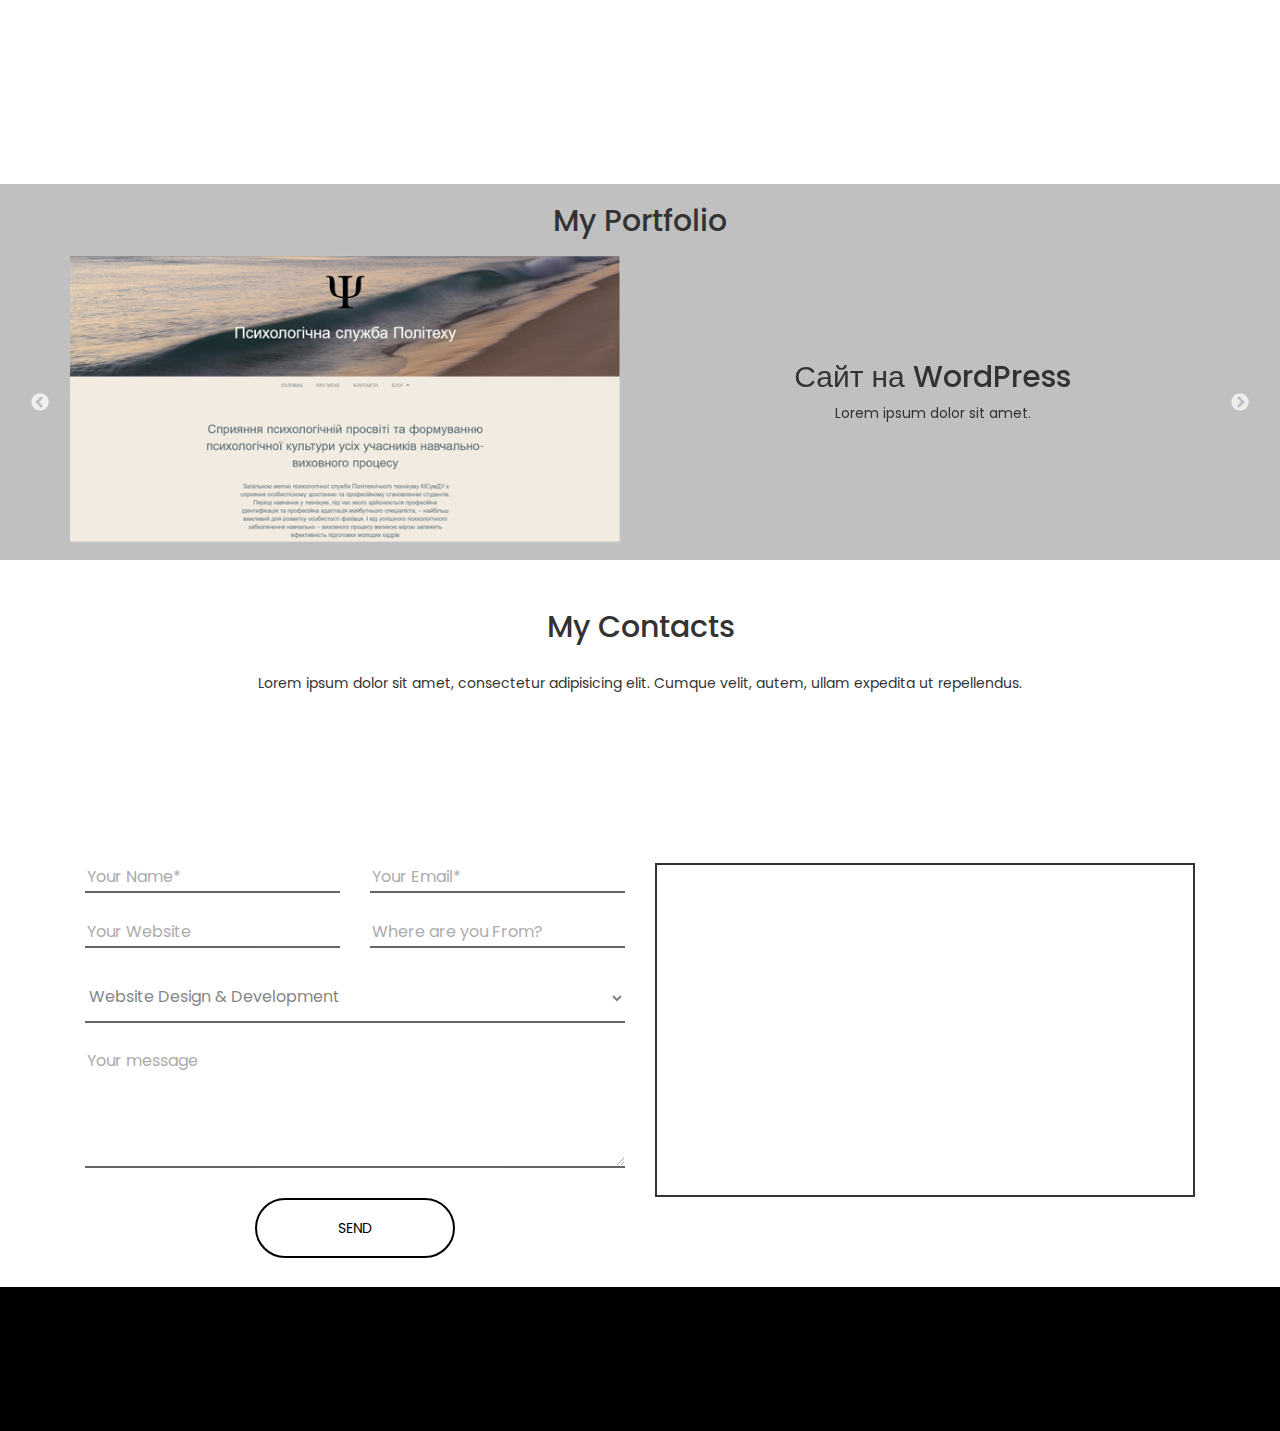
<file: old-portfolio/index.html>
<!DOCTYPE html>
<html lang="en">
  <head>
    <meta charset="utf-8">
    <meta http-equiv="X-UA-Compatible" content="IE=edge">
    <meta name="viewport" content="width=device-width, initial-scale=1">
    <!-- The above 3 meta tags *must* come first in the head; any other head content must come *after* these tags -->
    <title>Web developer</title>
    
    <!-- Bootstrap -->
    <link href="css/bootstrap.min.css" rel="stylesheet">
    <!-- Main style -->
    <link rel="stylesheet" href="css/style.css">
    <link rel="stylesheet" href="css/font-awesome.min.css">
    <link href="https://fonts.googleapis.com/css?family=Poppins:300,400,500,600,700" rel="stylesheet">
    <link rel="stylesheet" type="text/css" href="slick/slick.css"/>
    // Add the new slick-theme.css if you want the default styling
    <link rel="stylesheet" type="text/css" href="slick/slick-theme.css"/>
    <link rel="stylesheet" href="css/animate.css">

    <!-- HTML5 shim and Respond.js for IE8 support of HTML5 elements and media queries -->
    <!-- WARNING: Respond.js doesn't work if you view the page via file:// -->
    <!--[if lt IE 9]>
      <script src="https://oss.maxcdn.com/html5shiv/3.7.3/html5shiv.min.js"></script>
      <script src="https://oss.maxcdn.com/respond/1.4.2/respond.min.js"></script>
    <![endif]-->
  </head>
  <body>
  <section id="main">
  <div class="container">
      <nav class="navbar navbar-default navbar-fixed-top">
              <div class="container">
                  <div class="navbar-header">
                   <a class="navbar-brand" href="#">
                      <img alt="Brand" src="img/logo.png" width="80px">
                   </a>
                      <button type="button" class="navbar-toggle collapsed" data-toggle="collapse" data-target="#bs-example-navbar-collapse-1" aria-expanded="false">
                          <span class="sr-only">Toggle navigation</span>
                          <span class="icon-bar"></span>
                          <span class="icon-bar"></span>
                          <span class="icon-bar"></span>
                      </button>
                  </div>
                  <!-- Collect the nav links, forms, and other content for toggling -->
                  <div class="collapse navbar-collapse" id="bs-example-navbar-collapse-1">                 
                    <ul class="nav navbar-nav navbar-right" id="menu-list">
                        <li><a href="#main">Home</a></li>
                        <li><a href="#tools">Tools</a></li>
                        <li><a href="#about">About</a></li>
                        <li><a href="#gallery">Gallery</a></li>
                        <li><a href="#contacts">Contacts</a></li>
                    </ul>
                </div><!-- /.navbar-collapse -->
            </div><!-- /.container-fluid -->
      </nav>
      <div class="row">
        <div class="col-xs-12 ">
          <div class="me text-center ">
            <p class="wow fadeIn" data-wow-delay='0.3s'">Hi! My name </p>
            <p class="wow fadeInRightBig" data-wow-delay='0.5s'"><span>Nikita Chernyavsky</span></p>
            <h2 class="wow fadeInLeftBig" data-wow-delay='0.8s'">I'm UI developer & Web designer</h2>
          </div>
        </div>
      </div>
    </div>
  </section>
  <section id="about">
    <div class="container-fluid">
      <div class="row" id="content">
        <div class="col-xs-12 col-md-6" id="pic">

        </div>
        <div class="col-xs-12 col-md-6 wow fadeInRightBig" data-wow-delay='0.1s'" id="describe">
            <h1>About me.</h1>
            <hr>
            <p>Lorem ipsum dolor sit amet, consectetur adipisicing elit. Qui perspiciatis itaque architecto inventore minus vel voluptatibus autem, dolorum eveniet dicta nisi animi fugit, officia voluptas ea hic odio tempora odit, velit libero. Assumenda eos pariatur architecto dolore, fugit eius possimus eveniet in.</p> 
        </div>
      </div>
    </div>
  </section>
  <section id="tools">
    <div class="container">
      <div class="row text-center">
        <div class="service">
          <h2>My service</h2>
        </div>
        <div class="col-xs-12 col-md-4 tool-html wow fadeInLeft">
          <img src="img/html5-128.png" alt="html5">
          <h2>HTML 5</h2>
          <p>Lorem ipsum dolor sit amet, consectetur adipisicing elit. Itaque odio commodi cumque dolorem, explicabo earum nesciunt fugiat alias laboriosam deleniti, eaque labore aliquid aliquam, sunt, iste ut perferendis officiis mollitia.50</p>
        </div>
        <div class="col-xs-12 col-md-4 tool-ccs wow fadeInUp">
          <img src="img/css3-128.png" alt="ccs3">
          <h2>CSS 3</h2>
          <p>Lorem ipsum dolor sit amet, consectetur adipisicing elit. Voluptas odio, nemo natus fuga. Repellat minima pariatur, eligendi quo incidunt maxime laboriosam eum laborum fugit dolor placeat est. Rerum, est, quidem.50</p>
        </div>
        <div class="col-xs-12 col-md-4 tool-js wow fadeInRight">
          <img src="img/javascript-128.png" alt="javascript">
          <h2>JavaScript</h2>
          <p>Lorem ipsum dolor sit amet, consectetur adipisicing elit. Animi reiciendis totam, culpa dolorum ipsa amet rem obcaecati, voluptatem nulla beatae sunt laboriosam in dolore sequi non inventore, possimus voluptate ab.50</p>
        </div>
      </div>
    </div>
  </section>

  <section id="gallery">
    <div class="container">
      <div class="row">
        <div class="col-xs-12 gallery-text">
          <h2>My Portfolio</h2>
        </div>
      </div>
      <div class="row">
        <div class="gallery-slider">
          <div class="item">
            <a href="https://psychologistpoliteh.wordpress.com/" target="_blank"><img class="col-xs-12 col-md-6 gallery-slider-item " src="img/gallery-item1.png" alt="wordpress"></a>
            <div class="col-xs-12 col-md-6 gallery-slider-text">
              <h2>Сайт на WordPress</h2>
              <p>Lorem ipsum dolor sit amet.</p>
            </div>
          </div>
          <div class="item">
            <a href="https://psychologistpoliteh.wordpress.com/" target="_blank"><img class="col-xs-12 col-md-6 gallery-slider-item " src="img/gallery-item1.png" alt="wordpress"></a>
            <div class="col-xs-12 col-md-6 gallery-slider-text text-center">
              <h2>Сайт на WordPress 2</h2>
              <p>Lorem ipsum dolor sit amet, consectetur adipisicing elit. Excepturi vitae amet tenetur nesciunt, quisquam sequi!</p>
            </div>
          </div>
          <div class="item">
            <a href="https://psychologistpoliteh.wordpress.com/" target="_blank"><img class="col-xs-12 col-md-6 gallery-slider-item " src="img/gallery-item1.png" alt="wordpress"></a>
            <div class="col-xs-12 col-md-6 gallery-slider-text text-center">
              <h2>Сайт на WordPress 3</h2>
              <p>Lorem ipsum dolor sit amet, consectetur adipisicing elit. Ut, nisi.</p>
            </div>
          </div>
        </div>
      </div>
    </div>
  </section>
  
  <section id="contacts"> 
    <div class="container">
      <div class="inside_container"> 
        <div class="row"> 
          <div class="my_contacts"> 
            <h2>My Contacts</h2> 
            <p>Lorem ipsum dolor sit amet, consectetur adipisicing elit. Cumque velit, autem, ullam expedita ut repellendus.</p> 
          </div> 
        </div>
        <div class="row call_to_me">
          <div class="col-xs-12 col-sm-4 mobile text-center wow fadeInUp" data-wow-delay='0.2s'>
            <a href="tel:+380930654785">
              <i class="fa fa-mobile color-6 fa-5x"></i>
              <p>+380930654785</p>
            </a>
          </div>
          <div class="col-xs-12 col-sm-4 mail text-center wow fadeInUp" data-wow-delay='0.4s'>
            <a href="mailto:mikita1998@gmail.com">
              <i class="fa fa-envelope fa-4x"></i>
              <p class="my_email">mikita1998@gmail.com</p>
            </a>
          </div>
          <div class="col-xs-12 col-sm-4 clock text-center wow fadeInUp" data-wow-delay='0.6'>
            <a href="#">
              <i class="fa fa-clock-o fa-5x"></i>
              <p>All time</p>
            </a>
            </div>
        </div> 
        <div class="row contacts_form text-center"> 
          <div class="col-xs-12 col-sm-6 "> 
            <form name="user" action="send.php" method="GET">
              <div class="row">
                <div class="col-xs-12 col-sm-6 form_group">
                  <input type="text" name="user_name" placeholder="Your Name*" required class="write_elemet">
                </div>
                <div class="col-xs-12 col-sm-6 form_group">
                  <input type="text" name="email" placeholder="Your Email*" required class="write_elemet">
                </div>
                <div class="col-xs-12 col-sm-6 form_group">
                  <input type="text" name="website" placeholder="Your Website" class="write_elemet">
                </div>
                <div class="col-xs-12 col-sm-6 form_group">
                  <input type="text" name="Your_city" placeholder="Where are you From?" class="write_elemet">
                </div>
              </div>
              <div class="row">
                <div class="col-xs-12 form_group">
                  <select name="project" id="project_select">
                    <option value="Website Design & Development">Website Design & Development</option>
                    <option value="Wordpress Development">Wordpress Development</option>
                    <option value="I Want to General Talk">I Want to General Talk</option>
                    <option value="Other">Other</option>
                  </select>
                </div>
              </div>
              <div class="row">
                <div class="col-xs-12 form_group">
                  <textarea name="Your_text" placeholder="Your message" id="textarea_block"></textarea>
                </div>
                <div class="col-xs-12 form_group">
                  <button type="submit" class="submit_button">Send</button>
                </div>
              </div>
            </form>
          </div> 
          <div class="col-xs-12 col-sm-6 google_map"> 
              <iframe src="https://www.google.com/maps/embed?pb=!1m18!1m12!1m3!1d2970.8341271973254!2d33.201621225360554!3d51.23447873298912!2m3!1f0!2f0!3f0!3m2!1i1024!2i768!4f13.1!3m3!1m2!1s0x0%3A0xf8dde7df18325a44!2z0JrQvtC90L7RgtC-0L_RgdGM0LrQuNC5INCG0L3RgdGC0LjRgtGD0YIg0KHRg9C80JTQow!5e0!3m2!1sru!2sua!4v1488308695212" width="100%" height="334px" frameborder="0" style="border:2px solid;" allowfullscreen class="map"></iframe>
          </div> 
        </div>
      </div>
    </div> 
  </section>
  <section id="footer">
    <div class="container">
      <div class="row text-center">
        <div class="col-xs-12 col-md-4 wow fadeInLeft">
          <p>All rights reserved 2017</p>
        </div>
        <div class="col-xs-12 col-md-4">
          <div class="social_network wow fadeInUp">
            <div class="vk_logo">
              <a href="https://vk.com/nikita1209" target="_blank">
                <img src="img/Vk-icon.png" alt="VK">
              </a>
            </div>
            <div class="instagram_logo">
              <a href="" target="_blank">
                <img src="img/instagram-logo.png" alt="Instagram">
              </a>
            </div>
            <div class="facebook_logo">
              <a href="" target="_blank">
                <img src="img/facebook.png" alt="Facebook">
              </a>
            </div>
          </div>
        </div>
        <div class="col-xs-12 col-md-4 wow fadeInRight">
          <p>Design by <a href="#main">Nikita Chernyavsky</a></p>
        </div>
      </div>
    </div>
  </section>
    <!-- jQuery (necessary for Bootstrap's JavaScript plugins) -->
    <script src="https://ajax.googleapis.com/ajax/libs/jquery/1.12.4/jquery.min.js"></script>
    <!-- Include all compiled plugins (below), or include individual files as needed -->
    <script type="text/javascript" src="slick/slick.min.js"></script>
    <script>
      $(document).ready(function(){
        $('.gallery-slider').slick({
          slidesToShow: 1,
          slidesToScroll: 1,
          autoplay: true,
          autoplaySpeed: 2000,
        });
      });
    </script>
     <script src="js/wow.min.js"></script>
      <script>
        new WOW().init();
      </script>
    <script src="js/bootstrap.min.js"></script>
  </body>
</html>
</file>
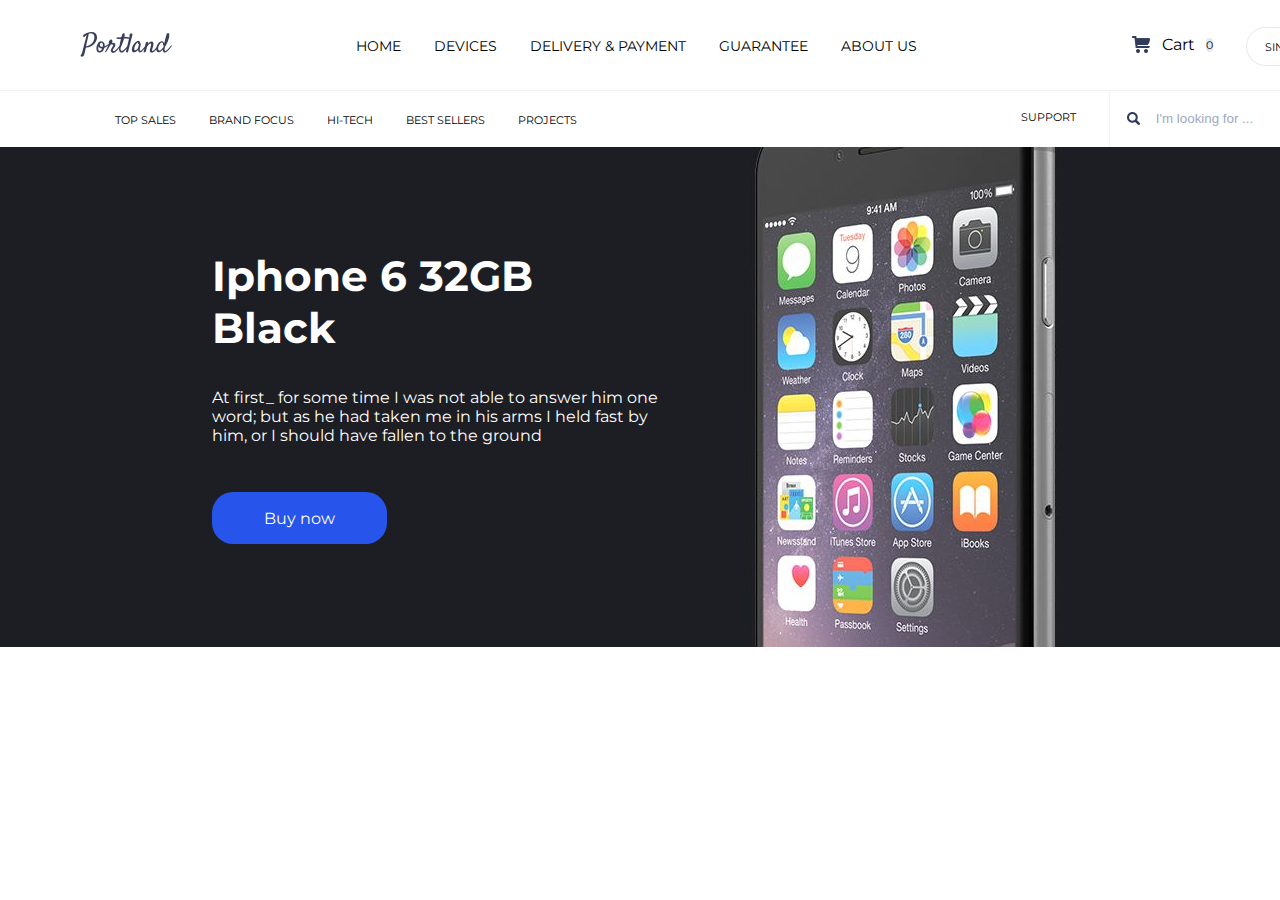
<file: Portland/index.html>
<!DOCTYPE html>
<html lang="en">
<head>
	<meta charset="UTF-8">
	<meta http-equiv="X-UA-Compatible" content="IE=edge">
	<title>Portland</title>
	<link rel="stylesheet" type="text/css" href="css/style.css">
	<link href="https://fonts.googleapis.com/css?family=Montserrat" rel="stylesheet">
</head>
<body>
	<div class="wrapper">
		<section class="header">
		<div class="main-section-header">
			<div class="top">
				<div class="logo header__element">
					<a href="#"><img src="img/Portland.png" alt="Portland" class="logo__img header__element"></a>
				</div>
				<div class="menu header__element">
					<ul class="menu__header header__element">
						<li class="menu__item header__element"><a class="menu__item-link menu__item-link_hover" href="#">Home</a></li>
						<li class="menu__item header__element"><a class="menu__item-link menu__item-link_hover" href="#">Devices</a></li>
						<li class="menu__item header__element"><a class="menu__item-link menu__item-link_hover" href="#">Delivery & Payment</a></li>
						<li class="menu__item header__element"><a class="menu__item-link menu__item-link_hover" href="#">Guarantee</a></li>
						<li class="menu__item header__element"><a class="menu__item-link menu__item-link_hover" href="#">About Us</a></li>
					</ul>
				</div>
				<div class="cart header__element">
					<img src="img/ShoppingCart.png" alt="Portland" class="cart__img header__element" ></img>
					<p class="cart__text header__element">Cart</p>
					<span class="cart__circle">0</span>
				</div>
				<div class="sing-in header__element">
					<a class="sing-in__btn">Sing in</a>
				</div>
			</div>
			<div class="bottom">
				<div class="menu-second header__element">
					<ul class="menu__header-second header__element">
						<li class="menu__item-second header__element"><a class="menu__item-link menu__item-link_hover" href="#">Top Sales</a></li>
						<li class="menu__item-second header__element"><a class="menu__item-link menu__item-link_hover" href="#">Brand Focus</a></li>
						<li class="menu__item-second header__element"><a class="menu__item-link menu__item-link_hover" href="#">Hi-Tech</a></li>
						<li class="menu__item-second header__element"><a class="menu__item-link menu__item-link_hover" href="#">Best Sellers</a></li>
						<li class="menu__item-second header__element"><a class="menu__item-link menu__item-link_hover" href="#">Projects</a></li>
						<li class="menu__item-second header__element"><a class="menu__item-link menu__item-link_hover" href="#">Support</a></li>
					</ul>
				</div>
				<form action="" class="search header__element">
					<input type="search" class="search__input" placeholder="I'm looking for ...">
				</form>
			</div>
		</div>
	</section>
	<section class="main">
		<div class="main-content">
			<div class="main-item">
				<div class="main-item__title">Iphone 6 32GB<br>Black</div>
				<div class="main-item__text">At first_ for some time I was not able to answer him one word; but as he had taken me in his arms I held fast by him, or I should have fallen to the ground</div>
				<div class="main-item-btn"><a href="#" class="main-item-btn-link">Buy now</a></div>
			</div>
		</div>
	</section>
	</div>
</body>
</html>
</file>
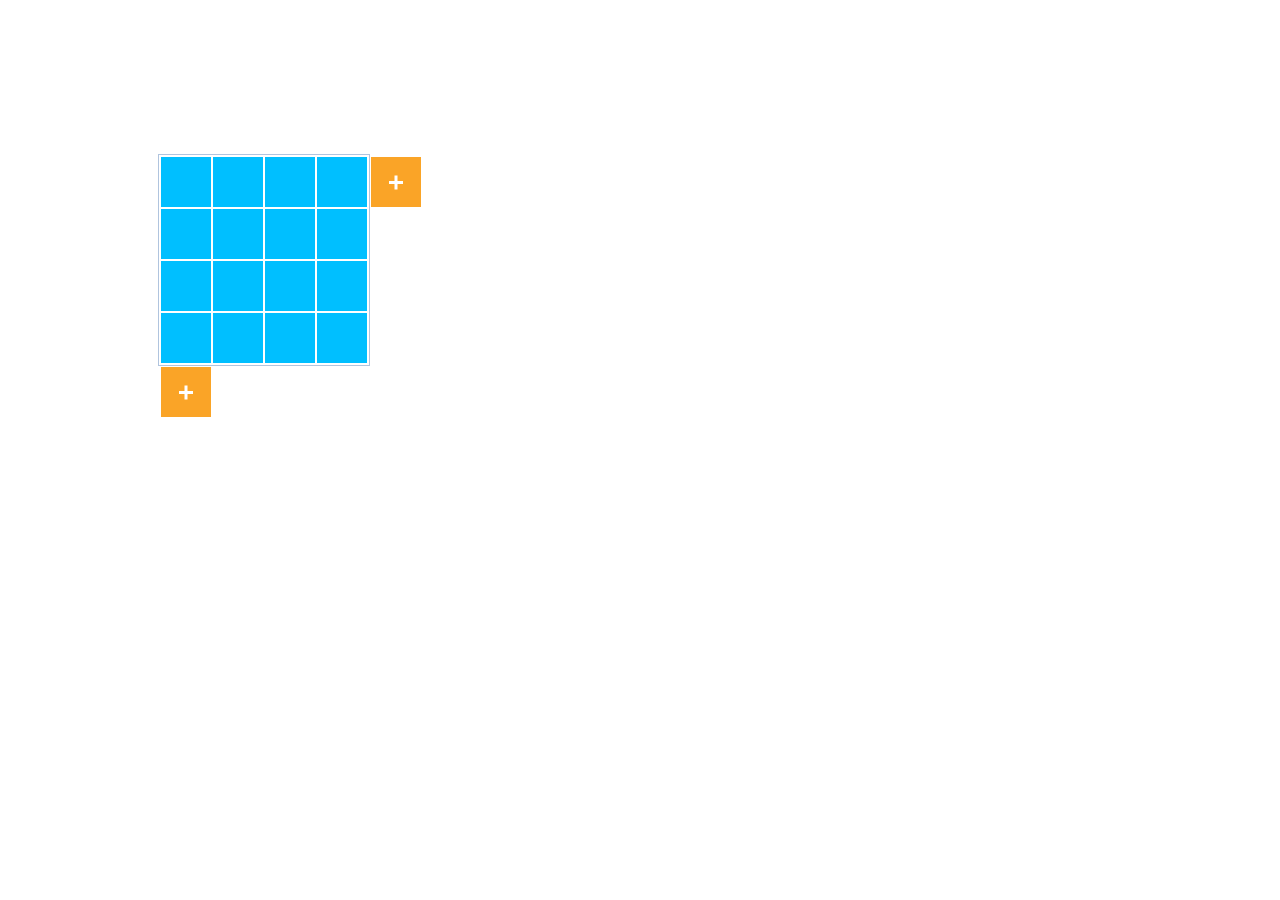
<file: squres-js/index.html>
<!DOCTYPE html>
<html lang="en">
<head>
    <meta charset="UTF-8">
    <!--<meta name="viewport" content="width=device-width, initial-scale=1, shrink-to-fit=no">-->
    <title>Squeres</title>
    <link rel="stylesheet" href="css/style.css">
</head>
<body>

    <div class="squeres-folder">
        <div class="up">
            <div class="squere squere-minus"></div>
        </div>
        <div class="wrapper">
            <div class="left">
                <div class="squere squere-minus"></div>
            </div>
            <div class="center">
                <div class="row">
                    <div class="squere"></div>
                    <div class="squere"></div>
                    <div class="squere"></div>
                    <div class="squere"></div>
                </div>
                <div class="row">
                    <div class="squere"></div>
                    <div class="squere"></div>
                    <div class="squere"></div>
                    <div class="squere"></div>
                </div>
                <div class="row">
                    <div class="squere"></div>
                    <div class="squere"></div>
                    <div class="squere"></div>
                    <div class="squere"></div>
                </div>
                <div class="row">
                    <div class="squere"></div>
                    <div class="squere"></div>
                    <div class="squere"></div>
                    <div class="squere"></div>
                </div>
            </div>
            <div class="right">
                <div class="squere squere-plus"></div>
            </div>
        </div>
        <div class="bottom">
            <div class="squere squere-plus"></div>
        </div>


    </div>


<script src="js/script.js"></script>
</body>
</html>
</file>
<file: Flex/css/style.css>
body {
  margin: 0;
  padding: 0;
  font-family: 'Bad Script', cursive; }

.box {
  display: -webkit-box;
  display: -ms-flexbox;
  display: flex;
  -webkit-box-pack: center;
      -ms-flex-pack: center;
          justify-content: center;
  -webkit-box-align: center;
      -ms-flex-align: center;
          align-items: center; }

.item {
  -webkit-box-shadow: 0px 0px 10px rgba(0, 0, 0, 0.4);
          box-shadow: 0px 0px 10px rgba(0, 0, 0, 0.4);
  color: #fff;
  height: 100vh;
  -webkit-box-pack: center;
      -ms-flex-pack: center;
          justify-content: center;
  -webkit-box-align: center;
      -ms-flex-align: center;
          align-items: center;
  text-align: center;
  display: -webkit-box;
  display: -ms-flexbox;
  display: flex;
  -ms-flex-preferred-size: 25%;
      flex-basis: 25%;
  -webkit-transition: all 0.8s;
  transition: all 0.8s;
  font-size: 45px; }
  .item:hover {
    -ms-flex-preferred-size: 100%;
        flex-basis: 100%; }

.item-1 {
  background: url(../img/1.jpg) no-repeat center;
  background-size: cover; }

.item-2 {
  background: url(../img/2.jpg) no-repeat center;
  background-size: cover; }

.item-3 {
  background: url(../img/3.jpg) no-repeat center;
  background-size: cover; }

.item-4 {
  background: url(../img/4.jpg) no-repeat center;
  background-size: cover; }

@media (max-width: 640px) {
  .box {
    height: 100vh;
    -webkit-box-orient: vertical;
    -webkit-box-direction: normal;
        -ms-flex-direction: column;
            flex-direction: column; }

  .item {
    width: 100%; } }

/*# sourceMappingURL=style.css.map */
</file>
<file: Fonts_lesson/css/style.css>
body {
	padding: 0;
	margin: 0;
	font-family: 'Open Sans', sans-serif;
}
a,a:hover,a:focus {
	text-decoration: none;
	color:  rgba(0, 0, 0, 0.8);
}
.process__title-wrapper h1,.process__title-wrapper p {
	margin: 0;
	padding: 0;
}
.process__title-wrapper span {
	color: black;
}
.process__title-wrapper h1 {
	color:  #fc6744;
	font-size: 50px;
}
.process__title-wrapper {
	text-align: center;
	margin-top: 86px;
}
.process__title-wrapper p {
	opacity: .7;
	font-size: 16px;
}
.process__content {
	margin-top: 109px;
	text-align: center;
}
.process_content-wrapper {
	height: 263px;
	color: white;
	padding-top: 53px;
}
.process_content-wrapper p {
	max-width: 167px;
	margin: 0 auto;
	font-size: 15px;
}
.process_content-wrapper h4 {
	font-weight: 600;
	font-size: 20px;
	margin: 12px 0;
}
.process_content-wrapper .btn {

	margin: 0 auto;

}
.process_content-wrapper .btn a {
	font-size: 16px;
	padding: 14px 0;
	box-shadow: 3px 5px 14px 0px rgba(20, 20, 21, 0.09);
	margin-top: 35px;
	width: 228px;
	background-color: #fff;
	border-radius: 25px;
	display: block;
	margin-right: auto;
	margin-left: auto;
}
.process_content-wrapper .btn a:hover {
	box-shadow: 0 12px 28px -3px rgba(0,0,0,0.5);
	transition: all 0.3s;
}
.process_content-wrapper .btn a i {
	margin-right: 17px;
}
.process_content-wrapper.first {
	background-color: #4eb2f7;
}
.process_content-wrapper.second {
	background-color: #c049f8;
}
.process_content-wrapper.third {
	background-color: #817eff;
}
.process_content-wrapper.fours {
	background-color: #f74770;
}
.fa.fa-cogs,.fa.fa-magnet,.fa.fa-bug,.fa.fa-camera-retro {
	font-size: 50px;
}
.fa.fa-camera-retro {
	transform: rotate(-18.453deg);
}
@media (max-width: 1200px) {
	.process_content-wrapper .btn a {
		font-size: 16px;
    padding: 12px 0;
    box-shadow: 3px 5px 14px 0px rgba(20, 20, 21, 0.09);
    margin-top: 35px;
    width: 190px;
    background-color: #fff;
    border-radius: 25px;
    display: block;
    margin-right: auto;
    margin-left: auto;	
	}
}
</file>
<file: Geriana/css/main.css>
body {
  font-family: 'Maven Pro', sans-serif;
  font-weight: 400;
  font-size: 16px;
  background-color: #ffff; }

header {
  position: absolute;
  top: 0;
  height: 90px;
  z-index: 10;
  width: 100%;
  -webkit-transition: all .5s;
  -o-transition: all .5s;
  transition: all .5s; }
  header .logo object:last-child {
    display: none; }
  header > div {
    width: 1440px; }
  header .row {
    padding-top: .8rem; }

.hidden-svg {
  display: none; }

.header-scroll {
  background-color: #ffff; }
  .header-scroll .header-help__btn-help {
    border-color: #004d80;
    color: #004d80; }
  .header-scroll .header-help__btn-call {
    display: none; }
  .header-scroll ul li {
    color: #0b2a37; }
  .header-scroll .logo object:first-child {
    display: none; }
  .header-scroll .logo object:last-child {
    display: block; }
  .header-scroll .menu {
    color: #0b2a37; }
    .header-scroll .menu__gamburger span {
      background-color: #0b2a37; }
    .header-scroll .menu__gamburger::before, .header-scroll .menu__gamburger::after {
      background-color: #0b2a37; }

ul {
  list-style-type: none; }

h1, h2, h3, h4, h5 {
  color: #ffff;
  text-align: center; }

img {
  max-width: 100%; }

a {
  text-decoration: none;
  color: inherit; }

h1 {
  color: #8ae2e2;
  font-size: 5rem;
  font-weight: 900;
  line-height: 1.25; }

h2 {
  font-size: 3.625rem;
  font-weight: 900;
  line-height: 1.724; }

h4 {
  font-size: 1.625rem;
  font-weight: 400;
  line-height: 1.462; }

h5 {
  font-size: 1.125rem;
  font-weight: 500;
  line-height: 2.111; }

.btn-default {
  background-color: transparent;
  border: 2px solid #ffff;
  -webkit-border-radius: .375rem;
  border-radius: .375rem;
  padding: .75rem;
  font-weight: bold;
  color: #ffff;
  cursor: pointer;
  text-transform: uppercase; }

.btn-red {
  background-color: #ff5151;
  border: none; }

.btn-big {
  display: block;
  margin: 0 auto;
  width: 17.125rem;
  padding: 1.562rem 0 1.562rem 0;
  text-align: center; }

.header-help {
  display: -webkit-box;
  display: -webkit-flex;
  display: -ms-flexbox;
  display: flex;
  -webkit-box-align: center;
  -webkit-align-items: center;
      -ms-flex-align: center;
          align-items: center; }
  .header-help__help-buttons {
    margin-left: 1.875rem;
    -webkit-justify-content: space-around;
        -ms-flex-pack: distribute;
            justify-content: space-around; }
    .header-help__help-buttons > button {
      margin-right: 0.312rem; }
  .header-help__btn-help {
    width: 10.31rem; }
    .header-help__btn-help i {
      vertical-align: text-bottom;
      padding-right: 4px; }
  .header-help__btn-call {
    width: 6.25rem; }

.login {
  display: -webkit-box;
  display: -webkit-flex;
  display: -ms-flexbox;
  display: flex;
  -webkit-box-pack: end;
  -webkit-justify-content: flex-end;
      -ms-flex-pack: end;
          justify-content: flex-end;
  padding-top: 1.125rem; }
  .login__block {
    margin: 0 2.43rem 0 0;
    padding: 0;
    text-align: right; }
    .login__block li {
      display: inline-block;
      color: #ffff;
      vertical-align: middle;
      cursor: pointer; }
      .login__block li + li {
        margin-left: 2.93rem; }

.menu {
  display: -webkit-box;
  display: -webkit-flex;
  display: -ms-flexbox;
  display: flex;
  -webkit-box-align: center;
  -webkit-align-items: center;
      -ms-flex-align: center;
          align-items: center;
  -webkit-box-pack: center;
  -webkit-justify-content: center;
      -ms-flex-pack: center;
          justify-content: center;
  color: #ffff;
  cursor: pointer; }
  .menu__gamburger {
    height: 1.437rem;
    display: -webkit-box;
    display: -webkit-flex;
    display: -ms-flexbox;
    display: flex;
    -webkit-box-align: center;
    -webkit-align-items: center;
        -ms-flex-align: center;
            align-items: center;
    position: relative;
    margin-right: .56rem; }
    .menu__gamburger span {
      display: block;
      height: 3px;
      width: 1.875rem;
      background-color: #ffff;
      -webkit-border-radius: 1rem;
              border-radius: 1rem; }
    .menu__gamburger::before, .menu__gamburger::after {
      content: '';
      position: absolute;
      height: 3px;
      width: 1.875rem;
      background-color: #ffff; }
    .menu__gamburger::before {
      top: 0; }
    .menu__gamburger::after {
      bottom: 0; }

.hero {
  height: 100vh;
  min-height: 46.87rem;
  background: url("../img/hero1.jpg") no-repeat top;
  -webkit-background-size: cover;
          background-size: cover; }

.hero-text {
  height: 100vh;
  display: -webkit-box;
  display: -webkit-flex;
  display: -ms-flexbox;
  display: flex;
  -webkit-box-align: center;
  -webkit-align-items: center;
      -ms-flex-align: center;
          align-items: center; }
  .hero-text h1 {
    margin: 0 0 1.375rem 0; }
  .hero-text h2 {
    margin: 0 0 2.437rem 0; }
  .hero-text h4 {
    margin: 0 0 2.812rem 0; }
  .hero-text b {
    color: #8ae2e2; }

.caregiven {
  background-color: rgba(223, 240, 240, 0.5);
  padding: 2.125rem 0 1.812rem 0;
  margin: 0;
  color: #0b2a37; }
  .caregiven b {
    color: #8ae2e2; }

.categories {
  padding-bottom: 8.75rem; }
  .categories-specialist__title {
    margin: 6.437rem 0 5rem 0;
    color: #0b2a37;
    font-size: 2.25rem;
    font-weight: 900; }

.specialist-list {
  display: -webkit-box;
  display: -webkit-flex;
  display: -ms-flexbox;
  display: flex;
  -webkit-box-align: stretch;
  -webkit-align-items: stretch;
      -ms-flex-align: stretch;
          align-items: stretch;
  -webkit-box-pack: center;
  -webkit-justify-content: center;
      -ms-flex-pack: center;
          justify-content: center;
  -webkit-flex-wrap: wrap;
      -ms-flex-wrap: wrap;
          flex-wrap: wrap; }
  .specialist-list__item {
    display: -webkit-box;
    display: -webkit-flex;
    display: -ms-flexbox;
    display: flex;
    -webkit-box-orient: vertical;
    -webkit-box-direction: normal;
    -webkit-flex-direction: column;
        -ms-flex-direction: column;
            flex-direction: column;
    text-align: center;
    -webkit-box-pack: justify;
    -webkit-justify-content: space-between;
        -ms-flex-pack: justify;
            justify-content: space-between;
    -webkit-box-flex: 1;
    -webkit-flex: 1 1 15.62rem;
        -ms-flex: 1 1 15.62rem;
            flex: 1 1 15.62rem;
    margin: 2.81rem; }
    .specialist-list__item h4 {
      margin: 1.87rem 0;
      font-size: 1.375rem;
      font-weight: 700;
      line-height: 1.182;
      color: #0b2a37; }
    .specialist-list__item p {
      margin: 0;
      color: #0b2a37; }

.how-working {
  background-color: #66cfcf;
  padding-bottom: 7rem; }

.working-title h2 {
  font-size: 5rem;
  font-weight: 900;
  line-height: 1.25;
  text-align: left;
  margin: 11.25rem 0 4.437rem 0; }

.working-title button {
  margin: 0; }

.icon {
  width: 3.75rem;
  height: 3.75rem;
  position: relative; }
  .icon::after {
    content: '';
    position: absolute;
    width: 3.75rem;
    height: 3.75rem;
    background-image: url("../img/svg/ellipse.svg");
    -webkit-background-size: cover;
            background-size: cover; }

.search-icon {
  background: url("../img/svg/magnifier.svg") no-repeat center center; }

.arrow-icon {
  background: url("../img/svg/arrow.svg") no-repeat center center; }

.hourglass-icon {
  background: url("../img/svg/hourglass.svg") no-repeat center center; }

.dollar-icon {
  background: url("../img/svg/dollar.svg") no-repeat center center; }

.working-list {
  padding-top: 5.81rem;
  margin-left: 5.62rem; }
  .working-list > div {
    display: -webkit-box;
    display: -webkit-flex;
    display: -ms-flexbox;
    display: flex; }
    .working-list > div:nth-child(2) {
      margin: 3rem 0 1rem 0;
      padding-left: 9rem; }
    .working-list > div:last-child {
      margin-top: 3.5rem;
      padding-left: 9rem; }
  .working-list .list-content {
    max-width: 13.06rem;
    position: relative; }
    .working-list .list-content::after {
      content: '';
      top: 1.8rem;
      left: 15.375rem;
      position: absolute;
      width: 16rem;
      height: 11.5rem;
      background: url("../img/connection-arrow.png") no-repeat center center;
      -webkit-background-size: contain;
              background-size: contain; }
    .working-list .list-content__title {
      color: #ffff;
      margin: 1.25rem 0 0.875rem 0;
      font-size: 1.375rem;
      font-weight: 700;
      line-height: 1.182; }
    .working-list .list-content__text {
      color: #ffff;
      margin: 0;
      font-weight: 400;
      line-height: 1.375; }
    .working-list .list-content_first {
      margin-left: 1.25rem;
      word-break: break-all; }
    .working-list .list-content_second {
      max-width: 14.56rem;
      margin-right: 1.25rem;
      text-align: right; }
      .working-list .list-content_second::after {
        top: 2.25rem;
        left: -16.375rem;
        -webkit-transform: scale(-1, 1);
            -ms-transform: scale(-1, 1);
                transform: scale(-1, 1); }
    .working-list .list-content_third {
      margin-left: 1.25rem;
      max-width: 15.31rem; }
      .working-list .list-content_third::after {
        top: 2.25rem; }
    .working-list .list-content_four {
      margin-right: 1.25rem;
      max-width: 14.94rem;
      text-align: right; }
      .working-list .list-content_four::after {
        content: none; }

.our-clients__title {
  margin: 6.25rem 0 5rem 0;
  color: #0b2a37;
  font-size: 2.25rem;
  font-weight: 900;
  line-height: 2.778; }

.our-clients .clients-comments {
  margin-bottom: 5.87rem; }

.client-say__text {
  margin: 0 auto 1.43rem;
  max-width: 25.62rem;
  background-color: #eff7f7;
  padding: 2rem 1.43rem 1.5rem 1.25rem;
  position: relative; }
  .client-say__text p {
    margin: 0;
    font-size: 1rem;
    font-weight: 400;
    line-height: 1.375; }
  .client-say__text::before {
    content: '';
    height: 0;
    width: 0;
    position: absolute;
    bottom: -1.25rem;
    right: 0;
    border-top: 1.25rem solid #eff7f7;
    border-left: 1.81rem solid transparent; }

.client-info {
  display: -webkit-box;
  display: -webkit-flex;
  display: -ms-flexbox;
  display: flex;
  -webkit-box-align: center;
  -webkit-align-items: center;
      -ms-flex-align: center;
          align-items: center;
  -webkit-box-pack: end;
  -webkit-justify-content: flex-end;
      -ms-flex-pack: end;
          justify-content: flex-end;
  margin-right: 1.25rem; }
  .client-info__text {
    color: #0b2a37;
    font-size: 1rem;
    font-weight: 400;
    margin-right: 0.56rem;
    text-align: right; }
    .client-info__text p {
      margin: 0; }
      .client-info__text p:first-child {
        font-weight: 700;
        line-height: 1.625; }

.client-space {
  height: 3.56rem;
  width: 100%; }

.strong-pages {
  background: url("../img/heartAndBg.jpg") no-repeat center center;
  -webkit-background-size: cover;
          background-size: cover;
  padding: 9.37rem 0 10rem 0;
  position: relative; }
  .strong-pages__title h2 {
    margin: 7.73rem 0 3.43rem 0;
    font-size: 5rem;
    font-weight: 900;
    line-height: 1.25;
    text-align: left; }
  .strong-pages__btn {
    margin: 0; }

.strong-list {
  color: #ffff;
  font-size: 1rem;
  font-weight: 400;
  line-height: 1.375;
  text-align: left;
  max-width: 30rem; }
  .strong-list ul {
    padding: 0; }
  .strong-list li {
    margin: 2.74rem 0 2.86rem 0;
    position: relative; }
    .strong-list li::after {
      content: '';
      position: absolute;
      top: -.62rem;
      left: 0;
      width: 3.12rem;
      height: 2px;
      background-color: #8ae2e2; }
    .strong-list li:first-child {
      margin-top: 0; }
    .strong-list li:last-child {
      margin-bottom: 0; }

.know-more {
  text-align: center;
  padding: 3.12rem 0 2.5rem 0; }
  .know-more__title {
    margin: 0;
    color: #0b2a37;
    font-size: 2.25rem;
    font-weight: 900;
    line-height: 0.667; }
  .know-more__text {
    margin: .5rem 0 2.25rem 0;
    color: #0b2a37;
    font-size: 1.125rem;
    font-weight: 500;
    line-height: 1.333; }

.logo_small > object {
  width: 13.87rem;
  height: 3.18rem; }

.footer-info {
  background-color: #0b2a37;
  padding: 5.18rem 0 5.87rem 0; }
  .footer-info .logo_small {
    text-align: center; }

.follow-us {
  display: -webkit-box;
  display: -webkit-flex;
  display: -ms-flexbox;
  display: flex;
  -webkit-flex-wrap: wrap;
      -ms-flex-wrap: wrap;
          flex-wrap: wrap;
  -webkit-box-pack: center;
  -webkit-justify-content: center;
      -ms-flex-pack: center;
          justify-content: center;
  -webkit-box-align: center;
  -webkit-align-items: center;
      -ms-flex-align: center;
          align-items: center;
  color: #ffff;
  margin-top: 2.12rem; }
  .follow-us__text {
    margin: 0 .62rem 0 0; }
  .follow-us__social-wrapper {
    display: -webkit-inline-box;
    display: -webkit-inline-flex;
    display: -ms-inline-flexbox;
    display: inline-flex; }
  .follow-us__rights {
    color: #ffff;
    margin: .87rem 0 0 0;
    font-size: 0.875rem;
    line-height: 1.429; }

.icon-social {
  width: 1.87rem;
  height: 1.87rem;
  -webkit-background-size: cover;
          background-size: cover; }
  .icon-social:nth-child(odd) {
    margin: 0 .62rem 0 .62rem; }

.facebook {
  background: url("../img/svg/FB-icon.svg") no-repeat center center; }

.twiiter {
  background: url("../img/svg/TW-icon.svg") no-repeat center center; }

.linkidin {
  background: url("../img/svg/in-icon.svg") no-repeat center center; }

.footer-list {
  text-align: left; }
  .footer-list__title {
    text-align: left;
    margin: 0 0 2.5rem 0; }
    .footer-list__title:last-child h4 {
      margin-bottom: 2.5rem; }
  .footer-list ul {
    padding: 0; }
  .footer-list li {
    color: #ffff;
    font-size: 1rem;
    font-weight: 400;
    line-height: 1.875; }

@media all and (max-width: 1439px) {
  body {
    font-size: 14px; }
  .header-help__help-buttons {
    display: -webkit-box;
    display: -webkit-flex;
    display: -ms-flexbox;
    display: flex;
    margin-left: 1.875rem;
    -webkit-justify-content: space-around;
        -ms-flex-pack: distribute;
            justify-content: space-around; }
  .header-help__btn-help {
    width: 9.31rem; }
  .header-help__btn-call {
    width: 6.25rem; }
  .login__block {
    display: -webkit-box;
    display: -webkit-flex;
    display: -ms-flexbox;
    display: flex;
    -webkit-box-pack: center;
    -webkit-justify-content: center;
        -ms-flex-pack: center;
            justify-content: center;
    -webkit-box-align: center;
    -webkit-align-items: center;
        -ms-flex-align: center;
            align-items: center;
    margin: 0 2.43rem 0 0; }
    .login__block li {
      width: 4rem; }
      .login__block li + li {
        margin-left: 0.93rem; }
  @-moz-document url-prefix() {
    .header-help__help-buttons {
      position: relative;
      left: 5.6rem; } }
  .btn-big {
    width: 13.125rem; }
  .working-title h2 {
    font-size: 3rem; }
  .working-list {
    margin: 0; }
    .working-list > div {
      display: -webkit-box;
      display: -webkit-flex;
      display: -ms-flexbox;
      display: flex;
      position: relative; }
      .working-list > div:nth-child(2) {
        margin: 3rem 0 2rem 0;
        padding-left: 6rem;
        left: 3.5rem; }
      .working-list > div:last-child {
        margin-top: 4rem;
        padding-left: 5rem;
        left: 4rem; }
    .working-list .list-content {
      position: relative; }
      .working-list .list-content::after {
        content: '';
        top: 1.8rem;
        left: 15.375rem; }
      .working-list .list-content_second::after {
        top: 2.25rem;
        left: -16.375rem; }
      .working-list .list-content_third::after {
        top: 2.25rem; }
      .working-list .list-content_four::after {
        content: none; }
  .icon {
    margin-top: .5rem; }
  .client-info {
    margin-right: 0; }
  .strong-pages__title {
    position: relative;
    left: 4rem; }
    .strong-pages__title h2 {
      font-size: 4rem; }
  .footer-info h4 {
    font-size: 1.325rem; }
  .icon-social {
    width: 1.4rem;
    height: 1.4rem;
    -webkit-background-size: cover;
            background-size: cover; }
  .follow-us__rights {
    font-size: 0.7rem; }
  .footer-list ul {
    margin: 0; }
  .footer-list li {
    font-size: .9rem; } }

@media all and (min-width: 992px) and (max-width: 1200px) {
  .header-help__help-buttons {
    display: -webkit-box;
    display: -webkit-flex;
    display: -ms-flexbox;
    display: flex;
    margin-left: 1.875rem;
    -webkit-justify-content: space-around;
        -ms-flex-pack: distribute;
            justify-content: space-around; }
  .header-help__btn-help {
    width: 9.31rem;
    font-size: .8rem; }
  .header-help__btn-call {
    width: 6.25rem;
    font-size: .8rem; }
  .login__block {
    display: -webkit-box;
    display: -webkit-flex;
    display: -ms-flexbox;
    display: flex;
    -webkit-box-pack: center;
    -webkit-justify-content: center;
        -ms-flex-pack: center;
            justify-content: center;
    -webkit-box-align: center;
    -webkit-align-items: center;
        -ms-flex-align: center;
            align-items: center;
    margin: 0 2.43rem 0 0; }
    .login__block li {
      width: 4rem; }
      .login__block li + li {
        margin-left: 0.93rem; }
  .btn-big {
    width: 12.125rem;
    padding: 1.2rem 0 1.2rem 0; }
  .working-title h2 {
    font-size: 3rem; }
  .working-list {
    margin-left: 0; }
    .working-list > div {
      display: -webkit-box;
      display: -webkit-flex;
      display: -ms-flexbox;
      display: flex;
      position: static; }
      .working-list > div:nth-child(2) {
        margin: 0;
        padding-left: 4rem; }
      .working-list > div:last-child {
        margin-top: 0;
        padding-left: 4rem; }
    .working-list .list-content {
      position: relative; }
      .working-list .list-content::after {
        content: none; }
  .client-info {
    margin-right: 0; }
  .strong-pages__title {
    position: static; }
    .strong-pages__title h2 {
      font-size: 4rem; }
  .footer-info h4 {
    font-size: 1.325rem; }
  .icon-social {
    width: 1.4rem;
    height: 1.4rem;
    -webkit-background-size: cover;
            background-size: cover; }
  .follow-us__rights {
    font-size: 0.7rem; }
  .footer-list ul {
    margin: 0; }
  .footer-list li {
    font-size: .9rem; } }

@media all and (max-width: 991px) {
  h1 {
    font-size: 4rem; }
  h2 {
    font-size: 3rem; }
  h3 {
    font-size: 2rem; }
  h4 {
    font-size: 1.2rem; }
  h5 {
    font-size: 1rem; }
  .header-help__help-buttons {
    display: none; }
  .btn-big {
    width: 11.125rem; }
  .categories-specialist__title {
    font-size: 2rem; }
  .specialist-list__item h4 {
    font-size: 1.2rem; }
  .working-title h2 {
    margin-top: 7.25rem;
    font-size: 3.5rem; }
  .working-list {
    padding-left: 6rem; }
    .working-list > div:nth-child(2) {
      position: static;
      padding-left: 9rem; }
    .working-list > div:last-child {
      position: static;
      padding-left: 9rem; }
  .our-clients__title {
    font-size: 2rem; }
  .client-space {
    display: none; }
  .clients-comments .row > div:nth-child(3) .client-say, .clients-comments .row > div:nth-child(5) .client-say {
    margin: 1rem 0; }
  .strong-pages__title {
    position: static; }
    .strong-pages__title h2 {
      font-size: 3rem; }
  .strong-list {
    font-size: 0.85rem; }
  .btn-big {
    padding: 1.162rem 0 1.162rem 0; }
  .know-more__title {
    font-size: 2rem; }
  .know-more__text {
    font-size: 1rem; }
  .follow-us {
    -webkit-box-orient: vertical;
    -webkit-box-direction: normal;
    -webkit-flex-direction: column;
        -ms-flex-direction: column;
            flex-direction: column; }
    .follow-us__text {
      margin: 0 0 .5rem 0; }
    .follow-us__social-wrapper {
      display: -webkit-inline-box;
      display: -webkit-inline-flex;
      display: -ms-inline-flexbox;
      display: inline-flex; }
    .follow-us__rights {
      text-align: center; }
  .footer-info {
    padding: 4.18rem 0 3.87rem 0; }
    .footer-info .logo {
      margin-top: 1rem; } }

@media all and (max-width: 768px) {
  h1 {
    font-size: 3rem; }
  h2 {
    font-size: 2rem; }
  h3 {
    font-size: 1.7rem; }
  .login__block {
    margin-right: 1rem; }
    .login__block li + li {
      margin: 0; }
  .categories-specialist__title {
    font-size: 1.7rem; }
  .specialist-list__item h4 {
    margin: 1.687rem 0 1.25rem 0; }
  .specialist-list__item.second h4, .specialist-list__item.four h4 {
    margin: 1.687rem 0 1.25rem 0; }
  .specialist-list__item.four {
    margin: 0; }
  .specialist-list__item {
    margin-bottom: 2rem; }
  .working-list {
    display: -webkit-box;
    display: -webkit-flex;
    display: -ms-flexbox;
    display: flex;
    padding-left: 0;
    -webkit-box-orient: vertical;
    -webkit-box-direction: normal;
    -webkit-flex-direction: column;
        -ms-flex-direction: column;
            flex-direction: column;
    -webkit-box-align: center;
    -webkit-align-items: center;
        -ms-flex-align: center;
            align-items: center;
    -webkit-box-pack: center;
    -webkit-justify-content: center;
        -ms-flex-pack: center;
            justify-content: center; }
    .working-list > div:nth-child(2) {
      padding-left: 0; }
    .working-list > div:last-child {
      padding-left: 0; }
    .working-list .list-content {
      position: relative; }
      .working-list .list-content::after {
        content: none; }
  .our-clients__title {
    font-size: 1.7rem; }
  .client-info {
    margin-right: 3.1rem; }
  .clients-comments .row > div > .client-say {
    margin-bottom: 1rem; }
    .clients-comments .row > div > .client-say:last-child .client-say {
      margin: 0; }
  .strong-pages {
    padding-top: 7.37rem; }
    .strong-pages__title {
      margin-bottom: 3rem; }
      .strong-pages__title h2 {
        margin-top: 0; }
  .footer-list {
    text-align: center;
    margin-bottom: 2rem; }
    .footer-list h4 {
      text-align: center;
      margin-bottom: 1rem; } }

@media all and (max-width: 576px) {
  .logo object {
    width: 12.5rem; }
  .login {
    padding-top: .3rem; }
    .login__block {
      display: block; }
      .login__block li {
        width: 3.5rem; }
  .client-say__text {
    max-width: 100%; }
  .client-info {
    margin: 0; }
  .working-title h2 {
    font-size: 2.6rem; } }

@media all and (max-width: 480px) {
  .login {
    padding-top: .7rem; }
    .login__block {
      display: none; }
  .hero-text h1 {
    font-size: 2.8rem; }
  .hero-text h2 {
    font-size: 2.5rem; }
  .working-title h2 {
    font-size: 2.5rem; }
  .our-clients__title {
    line-height: 1; }
  .strong-pages__title h2 {
    font-size: 2.5rem; }
  .know-more__title {
    font-size: 1.8rem;
    line-height: 1; }
  .footer-list h4 {
    font-size: 1rem; }
  .footer-list li {
    font-size: .8rem; } }
</file>
<file: lesson_6/css/style.css>
html, body {
	margin: 0;
	padding: 0;
	font-family: "Arvo", sans-serif;
}
h1 {
	font-size: 30px;
}
h2 {
	font-size: 22px;
}
h3 {
	font-size: 20px;
}
.wrapper {
	margin-top: 113px;
	text-align: center;
}
.text-center {
	text-align: center;
}
</file>
<file: Math/style.css>
body {
	text-align: center;
}
.good {
	padding: 10px;
	border-radius: 50px;
	margin: 20px auto;
	background-color: green;
	width: 500px;
	color : black;
}
.bad {
	border-radius: 50px;
	padding: 10px;
	margin: 20px auto;
	background-color: red;
	width: 500px;
	color: black;
}
.btnTran {
	margin: 20px auto;
	border: none;
	padding: 10px;
	background-color: #c2a572;
	color: white;
}
.result {
	border: 2px solid black;
	margin: 20px auto;
	text-align: center;
	width: 500px;
	color: black;
}
</file>
<file: old-portfolio/css/style.css>
/* Main Style for all tag's */
ul {
	margin: 0;
}

ul li{
	list-style-type: none;
}

a {
	text-decoration: none;
}

body {
	font-family: 'Poppins', sans-serif;
}

/* END Main Style for all tag's */
/* Header main style */
section#main {
	height: 100vh;
	background: url(../img/i.jpg)no-repeat center center;
	background-size: cover;
	background-attachment: fixed;
}

.me {
   display: flex;
   justify-content: center;
   align-items:center;
   height: 100vh;
   flex-direction: column;
} 

.me p,
.me h2 {
	color: #fff;
}
 
.me span {
	color: green;
	font-size: 3vh;
	border-bottom: 1px solid;
}

.me p {
	font-size: 2vh;
	margin-bottom: 5px;
}

.me p:lastchild{
	margin-bottom: 0px;
}

/* Navigation style */

nav.navbar.navbar-default {
    background-color: silver;
    background-image: none;
    border-radius: 0;
    border-color: transparent;
    box-shadow: none;
}

#menu-list li a {
    text-decoration: none;
    text-transform: uppercase;
    font-size: 16px;
    color: #fff;
}

#menu-list li a:hover {
	color: green;
}
/* End Navigation  style */
/* /End Header Style */
/* TOOLS STYLES */
.tool-html {
	margin-bottom: 10px;
}
.tool-ccs {
	margin-bottom: 10px;
}

.service {
	padding-top: 10px;
}

section#tools h2 {
	padding: 10px 0;
	font-size: 30px;
	text-transform: uppercase;
}

section#tools {
	margin-bottom: 40px;
}
/* /END TOOLS STYLES */
/* ABOUT STYLES */

#pic {
	height: 400px;
	background: url(../img/my_photo3.jpg)no-repeat center center;
	background-size: cover;
}

#about {
	background-color: silver;
}

#pic {
	padding-left: 0;
}

#describe h1 {
	padding-top: 70px;
	font-weight: initial;
}

hr {
    margin-top: 10px;
    display: inline-block;
    margin-bottom: 20px;
    border: 0;
    border-top: 2px solid #eee;
    width: 270px;
 }

#describe p{
	font-size:15px;
	letter-spacing: 1px;
	padding-bottom: 70px;
}
/* /END ABOUT STYLES */
/* GALLERY */
section#gallery {
	background-color: silver;
}

.gallery-text h2 {
	text-align: center;
}

.gallery-slider-item {
	display: inline-block;
	float: left;
}

.gallery-slider-text {
	display: flex;
	flex-direction: column;
	height: 31vh;
	justify-content: center;
	align-items:center;
}
/* /End GALLERY */
/* Contacts */
#contacts {
	padding-bottom: 4px;
}

.call_to_me {
	margin: 30px 0;
}

.call_to_me a {
	color: black;
	text-decoration: none;
}
.fa-mobile:hover {
	color: green;
}

.my_email {
	padding-top: 10px;
}

.fa-envelope:hover {
	color: green;
}

.fa-clock-o:hover {
	color: green;
}

.call_to_me a:hover {
	 text-decoration: none;
}

.inside_container {
	margin: 0 15px;
}

.my_contacts { 
	text-align: center;
	padding-top: 30px;
} 


.my_contacts h2{ 
	padding-bottom: 20px; 
} 

.submit_button { 
	text-transform: uppercase; 
	width: 200px; 
	height: 60px; 
	border: 2px solid; 
	border-radius: 30px; 
	background-color: #fff; 
	border-color: black; 
	color: black;
} 

.submit_button:hover { 
	background-color: green; 
	color: #fff; 
} 

button:active {
	outline: none;
}

.form_group {
	margin-bottom: 25px;
}

input {
	border: none;
	background-color: transparent;
	border-bottom: 2px solid #000;
	width: 100%;
	height: 30px;
	opacity: 0.6;
	font-size: 16px;
}

input:hover {
	opacity: 1;
}

input:focus {
	outline: none;
	border-color: green;
}

select {
	height: 50px;
	width: 100%;
	border: none;
	background-color: transparent;
	border-bottom: 2px solid #000;
	opacity: 0.6;
	font-size: 16px;
}

select:hover {
	opacity: 1;
}

select:focus {
	outline: none;
	border-color: green;
}

textarea {
	height: 120px;
	width: 100%;
	border: none;
	background-color: transparent;
	border-bottom: 2px solid #000;
	opacity: 0.6;
	font-size: 16px;
}

textarea:hover {
	opacity: 1;
}

textarea:focus {
	outline: none;
	border-color: green;
}


/* /END CONTACTS */
/* FOOTER */
section#footer {
	background-color: black;
}

section#footer p {
	color: #fff;
	padding-top: 1em;
}

section#footer a {
	text-decoration: none;
	color: green;
}

section#footer .row {
	padding: 50px 0;
}

.vk_logo,
.instagram_logo,
.facebook_logo {
	display: inline-block;
	padding: 0.4em;
}

.social_network {

	width: 100%;
}
/* /END FOOTER BLOCK */
/*////////////// MEDIA /////////////// */
@media (min-width: 0px) and (max-width: 479px) {
	/*///////// Header //////////*/
	
	
	/*///////// About ////////////*/

	#describe h1 {
    padding-top: 20px;
	}
	#describe p {
	padding-bottom: 30px;
	}
	
	/*///////// Porfolio //////////*/
	.slick-prev {
		display: none !important;
	}

	.slick-prev:before {
		content: '' !important;
	}
	.slick-next {
		display: none !important;
	}

	.slick-next:before {
		content: '' !important;
	}

	/*//////////// Contacts /////////*/
	.mobile, .mail {
		padding-bottom: 10px;
	}
	.google_map {
		padding-bottom: 20px;
	}

	.map {
		height: 50vh !important;
	}

	/*///////////// Footer ///////////*/
	section#footer .row {
    padding: 30px 0;
	}
}

@media (min-width: 480px) and (max-width: 767px) {

	.me p {
    font-size: 4vh;
    margin-bottom: 5px;
	}

	.me span {
    color: green;
    font-size: 6vh;
    border-bottom: 1px solid;
    }
	/*///////// Porfolio //////////*/
	.slick-next {
		display: none !important;
	}

	.slick-next:before {
		content: '' !important;
	}
	
	.slick-prev {
		display: none !important;
	}

	.slick-prev:before {
		content: '' !important;
	}
	
	/*///////// About ////////////*/

	#describe h1 {
    padding-top: 20px;
	}
	#describe p {
	padding-bottom: 30px;
	}

	/*//////////// Contacts /////////*/
	.mobile, .mail {
		padding-bottom: 10px;
	}
	.google_map {
		padding-bottom: 20px;
	}
}

@media (min-width: 768px) and (max-width: 991px) {
	.slick-next {
		display: none !important;
	}

	.slick-next:before {
		content: '' !important;
	}

	.slick-prev {
		display: none !important;
	}

	.slick-prev:before {
		content: '' !important;
	}
}
</file>
<file: Portland/css/style.css>
html,body {
	font-family: "Montserrat", sans-serif;
	margin: 0;
	padding: 0;
}

* {
	transition: all 0.3s;
}

.wrapper {
	max-width: 1400px;
	display: block;
	margin: 0 auto;
}
.header {
	min-width: 1330px;
	width: 100%;
}
.header__element {
	display: inline-block;
	vertical-align: middle;
}
.top {
	width: 100%;
	height: 90px;
}
.logo__img {
	margin-top: 32px;
	margin-bottom: 33px;
	margin-left: 80px;
}
.menu__header {
	list-style-type: none;
	margin: 0;
	padding: 0;
	margin-right: 211px;
	margin-left: 180px;
}
.menu__item {
	margin-right: 29px;
	text-transform: uppercase;
	font-size: 14px;
}
.menu__item-link {
	text-decoration: none;
	color: black;
	opacity: 1;
}
.menu__item-link_hover:hover {
	opacity: 0.2;
}
.menu__item:last-child {
	margin-right: 0;
}
.cart__img {
	margin-right: 8px;
	width: 18px;
	height: 17px;
	cursor: pointer;
}
.cart__text {
	margin: 0;
}
.cart__circle {
	font-size: 11px;
	margin-left: 7px;
	border-radius: 12px;
	background-color:  #e3e8f0;
	width: 24px;
	height: 24px;
	text-align: center;
	line-height: 2.2;
}
.sing-in {
	margin-left: 29px;
	
}
.sing-in__btn {
	border-radius: 20px;
	border-width: 1px;
	border-color:  #e3e8f0;
	border-style: solid;
	padding: 12px 18px 11px 18px;
	text-align: center;
	font-size: 11px;
	text-transform: uppercase;
	cursor: pointer;
}

.bottom {
	border-top: 1px solid #f0f2f7;;  
	width: 100%;
	height: 56px;

}
.menu__item-second {
	margin-right: 29px;
	text-transform: uppercase;
	font-size: 11px;
}
.menu__item-second:last-child {
	float: right;
}
.menu__header-second {
	list-style-type: none;
	margin: 0;
	padding: 0;
	margin-left: 80px;
	width: 990px;
	margin-left: 115px;
}

.search {
	border-left: 1px solid #f0f2f7 ;
	border-right: 1px solid #f0f2f7;
	height: 55px;
}

.search__input {
  width: 202px;
  height: 55px;
  border: none;
  padding: 0;
  text-align: center;
  background-image: url(../img/Search-Icon.png);
  background-repeat: no-repeat;
  background-position: 17px 21px;
  transition: background 0.3s;
}

.search__input:focus {
	background: none;
}

.search__input::-webkit-input-placeholder {
	color:  #a1a8be;
}

.search__input::-moz-placeholder {
	color:  #a1a8be;
}

.search__input:-ms-input-placeholder {
	color:  #a1a8be;
}
.main {
	min-width: 1330px;
	width: 100%;
}
.main-content {
	height: 500px;
	background: url(../img/iphone_6_space_gray_v3_.jpg)no-repeat center center;
	background-size: cover;
	position: relative;
}
.main-item {
	position: absolute;
	max-width: 461px;
	left: 212px;
	top: 103px;
	color: white;
}
.main-item__title {
	font-family: Montserrat;
	font-size: 42px;
	font-weight: bolder;
	margin-bottom: 34px;
}
.main-item__text {
	margin-bottom: 64px;
}
.main-item-btn-link {
	padding: 17px 52px 16px 52px;
	background-color: #2754eb;
	border-radius: 21px; 
	text-decoration: none;
	color: white; 
}
</file>
<file: squres-js/css/style.css>
/*Main styles*/
.squeres-folder {
    display: flex;
    margin: 100px;
    flex-direction: column;
}

.squere {
    display: inline-block;
    width: 50px;
    height: 50px;
    color: black;
}

.squere-minus {
    visibility: hidden;
    transition: all 0.2s;
    background-color: rgba(255,0,0,1);
    position: relative;
}

.squere-plus {
    background-color: #faa427;
    position: relative;
}

/*Controls wrappers*/

.up, .left, .right, .bottom {
    position: relative;
}

.up, .bottom {
    transform: translateX(50px);
}

.up .squere {
    left: 3px;
    bottom: -3px;
}

.left .squere {
    top: 3px;
    left: -1px;
}

.wrapper {
    display: flex;
}

.right .squere {
    left: 1px;
    top: 3px;
}

.bottom .squere {
    top: 1px;
    left: 3px;
}

/*Inner wrapper*/
.center {
    border: 1px solid lightsteelblue;
    padding: 1px;
}

.row {
    font-size: 0;
}

.row .squere {
    margin: 1px;
    background-color: deepskyblue;
}

/*Decorative styles for squeres*/
.squere-minus::after,
.squere-plus::after,
.squere-plus::before {
    content: '';
    position: absolute;
    top: 50%;
    left: 50%;
    margin-left: -7px;
    margin-top: -1.5px;
    width: 14px;
    height: 3px;
    background-color: white;
}

.squere-minus:hover {
    cursor: pointer;
    transition: all 0.2s;
    background-color: #d5494d;
}

.squere-plus::before {
    transform: rotate(90deg);
}

.squere-plus:hover {
    cursor: pointer;
    transition: all 0.2s;
    background-color: #fac060;
}
</file>
